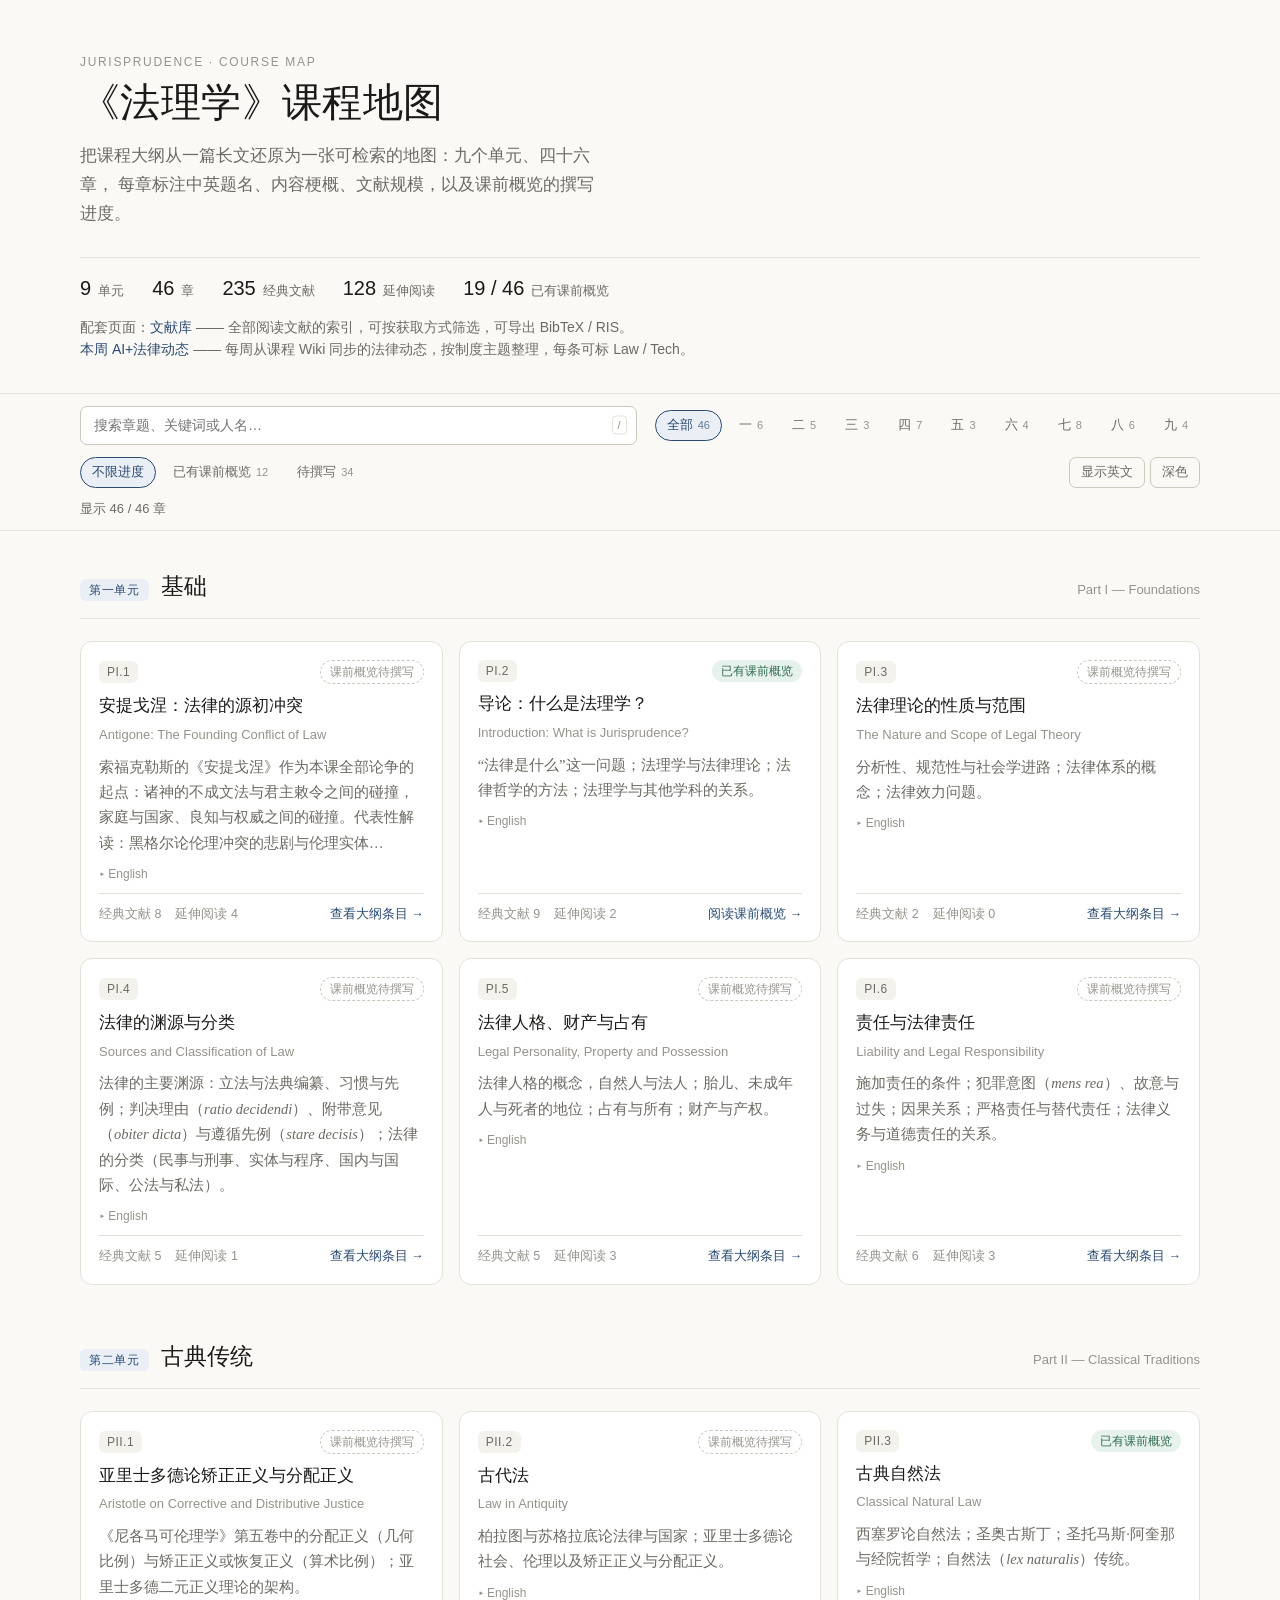
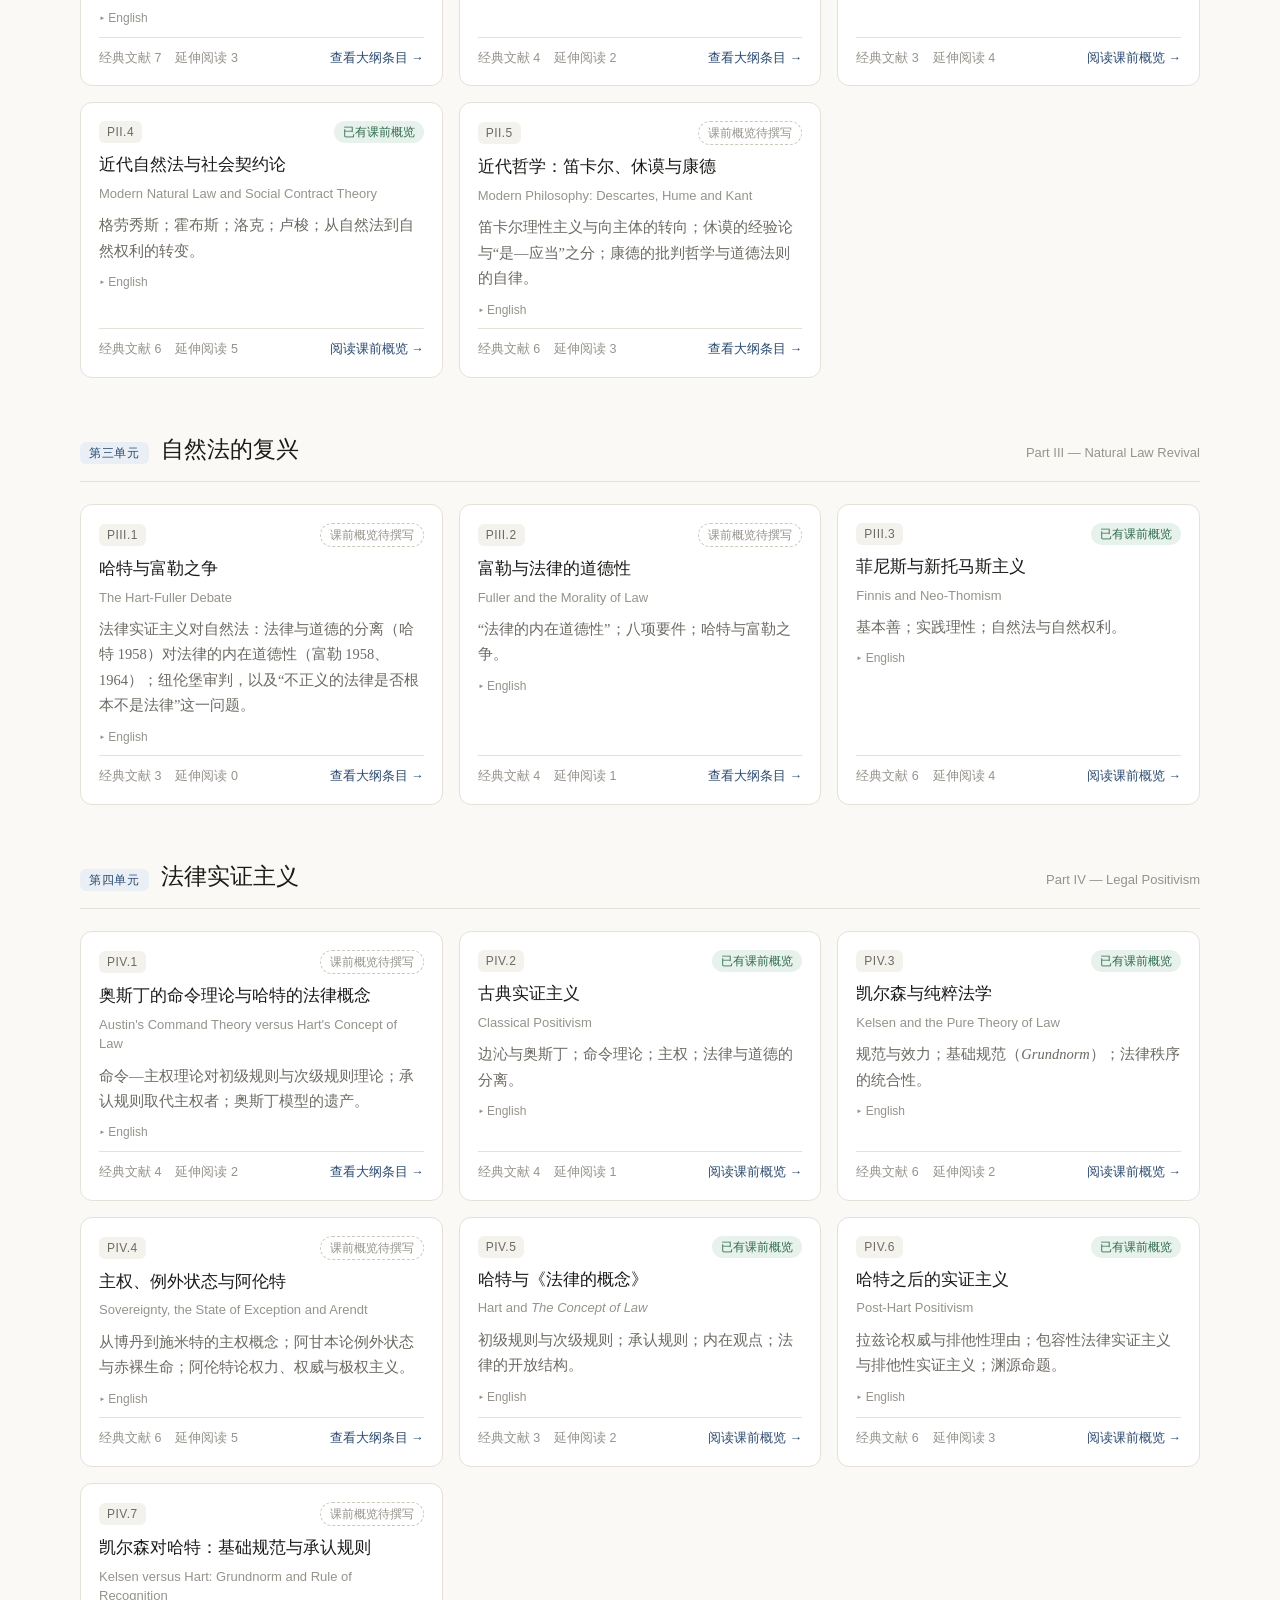
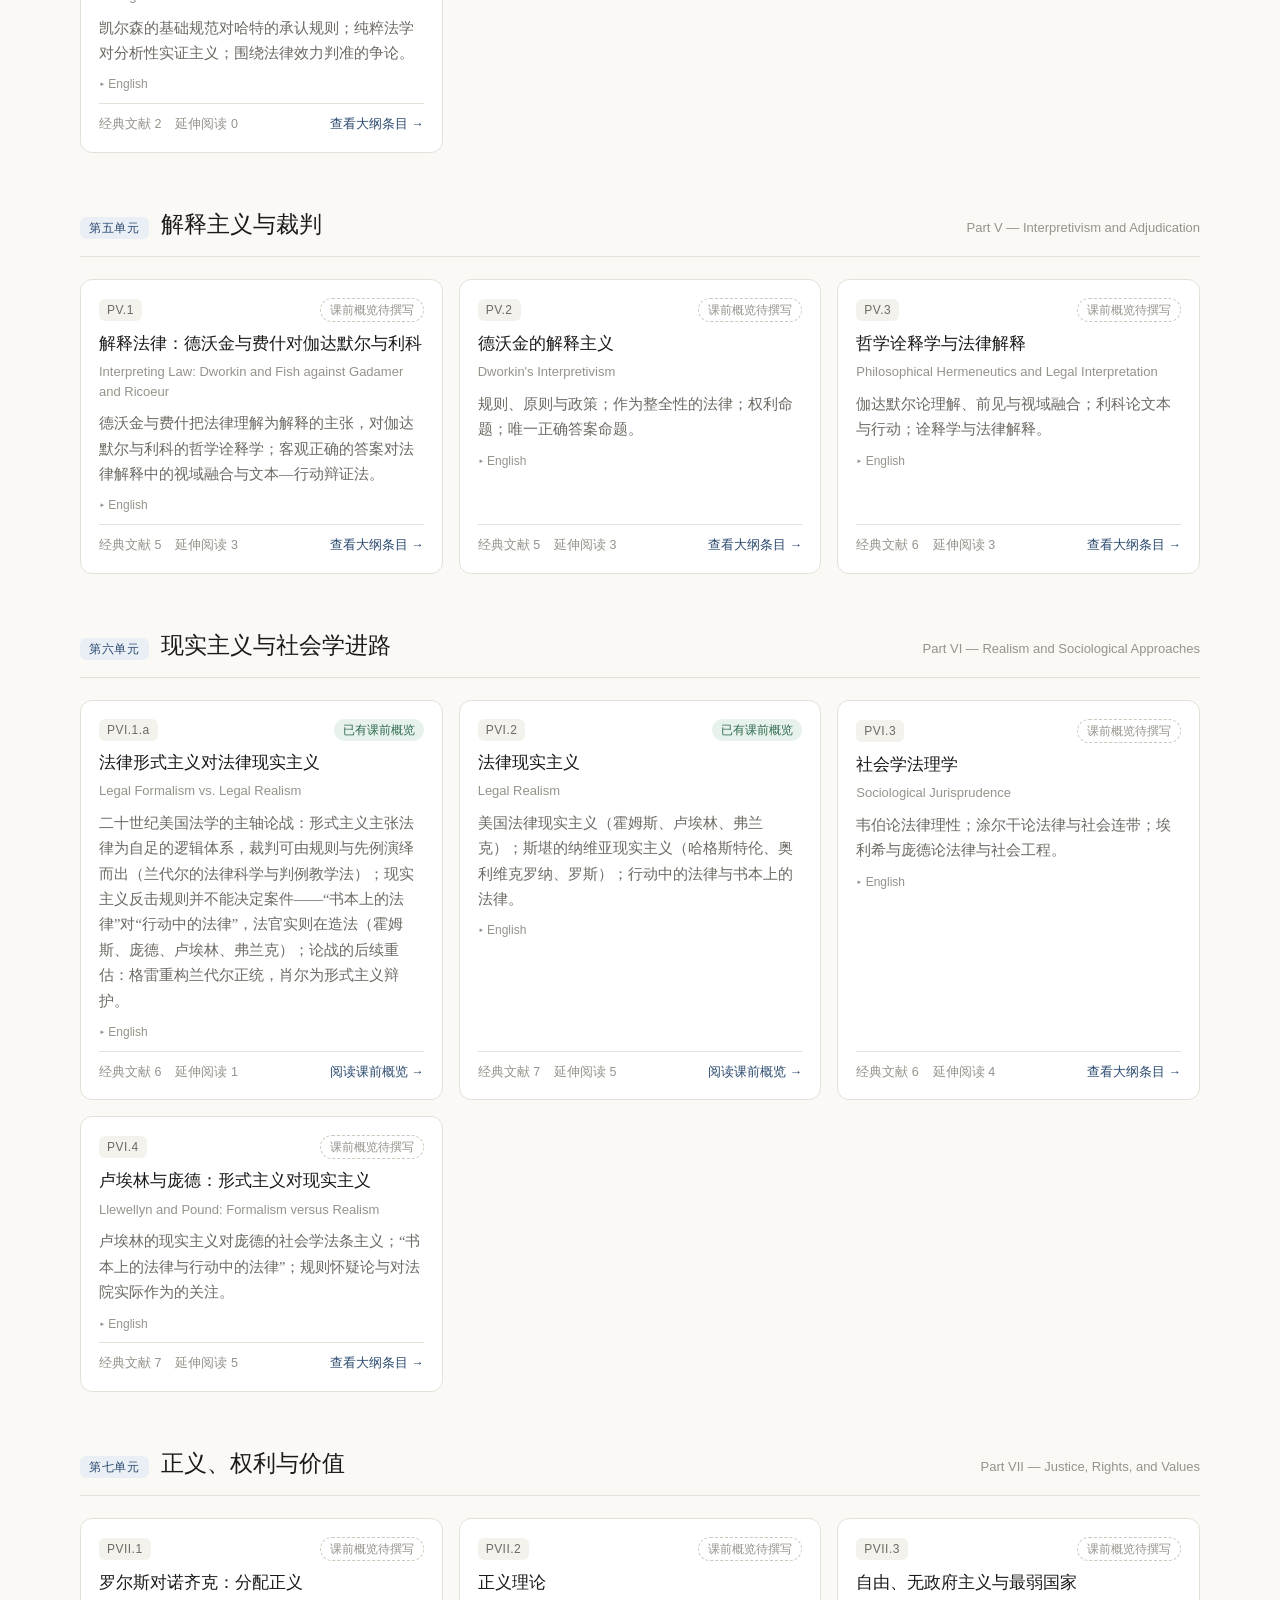
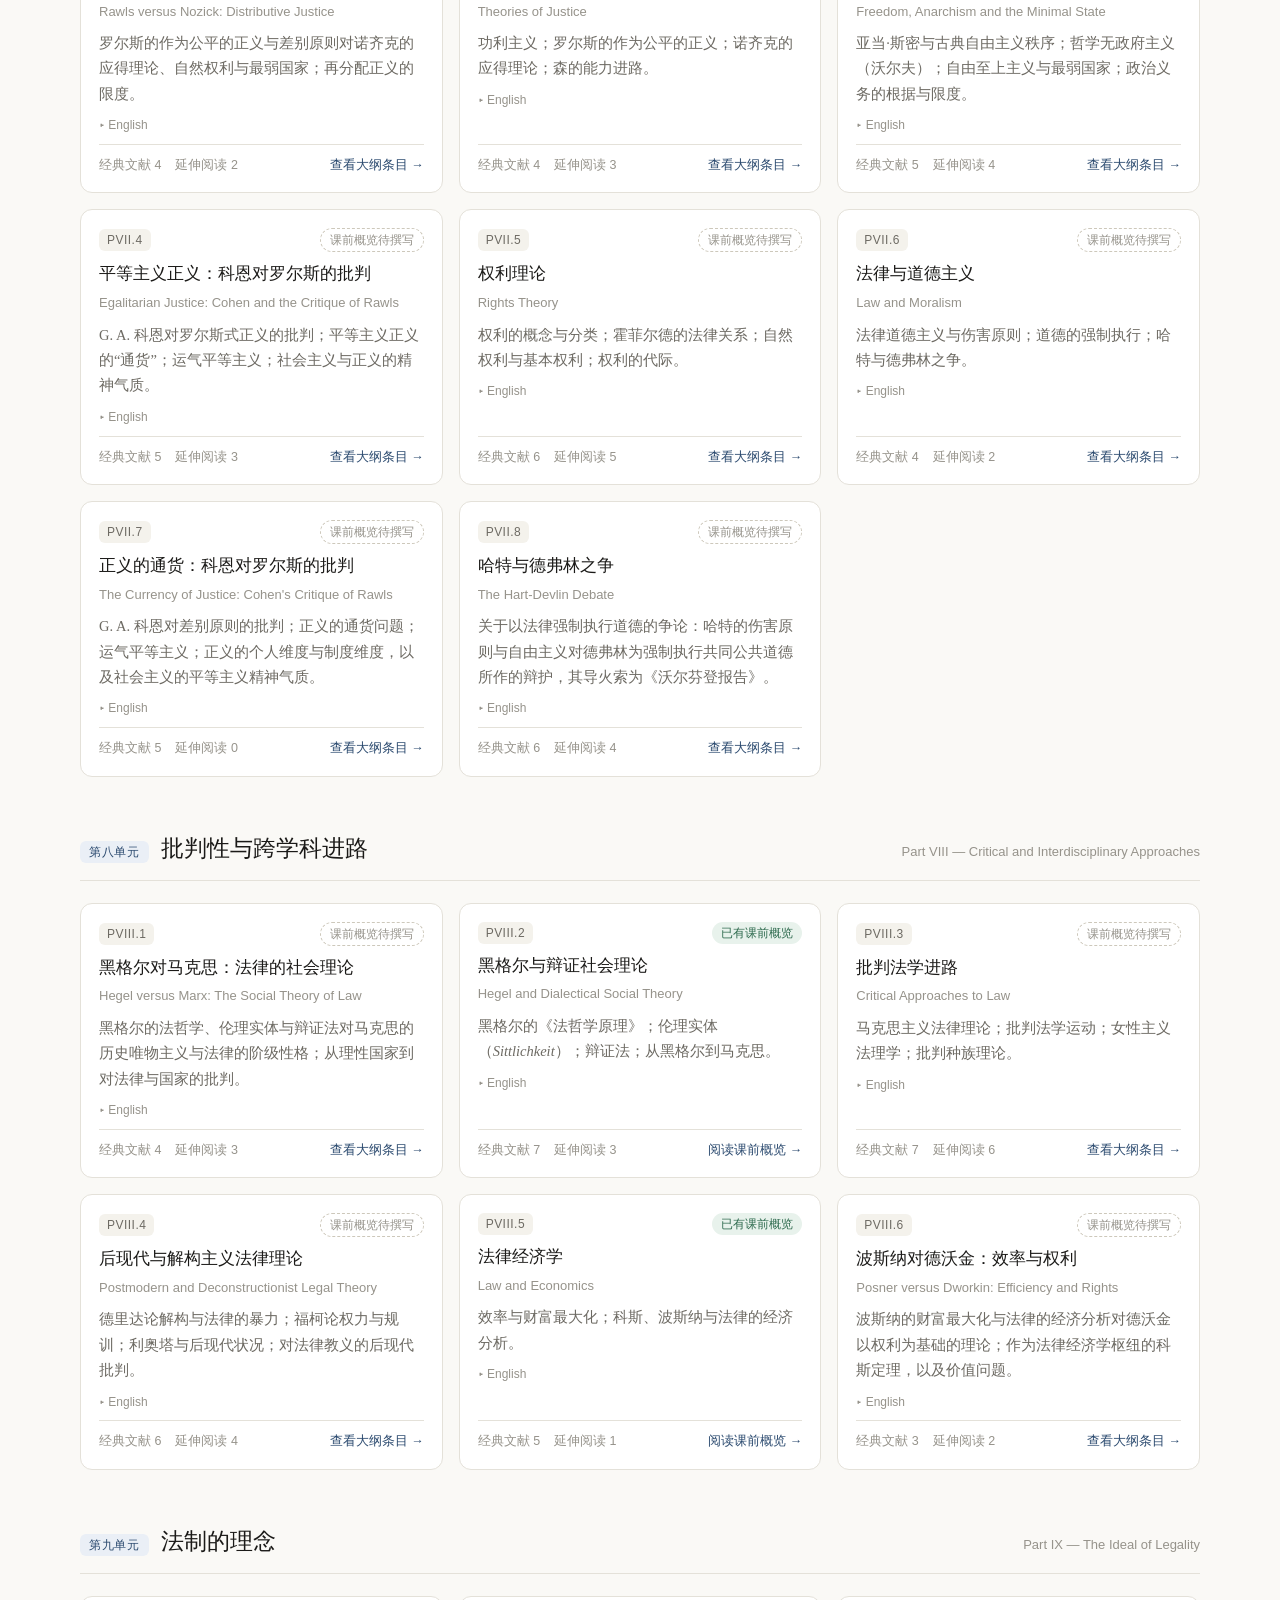
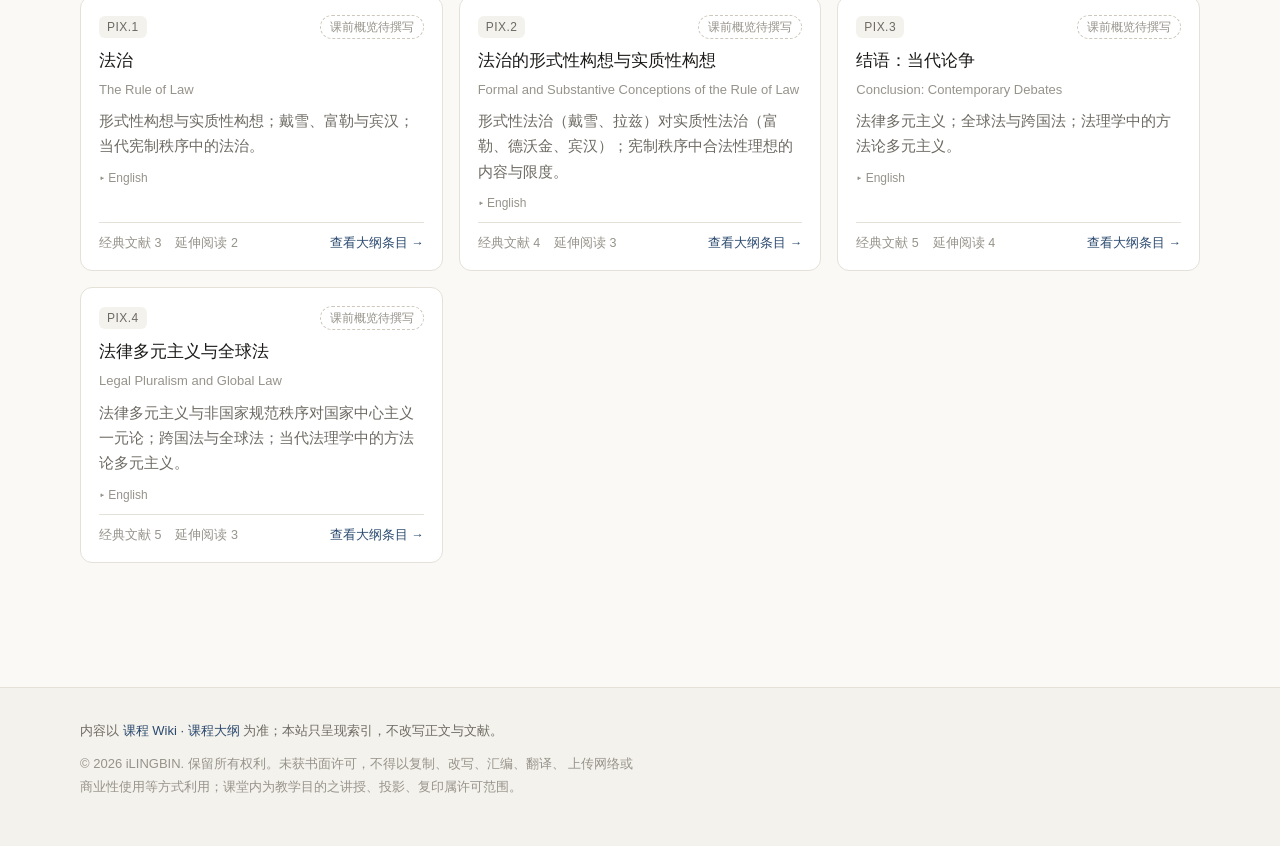
<file: index.html>
<!DOCTYPE html>
<html lang="zh-CN">
<head>
  <meta charset="utf-8">
  <meta name="viewport" content="width=device-width, initial-scale=1">
  <title>《法理学》课程地图 · Jurisprudence Course Map</title>
  <meta name="description" content="《法理学》课程九单元四十六章的全景索引：按单元浏览、按主题检索、标注各章课前概览的撰写进度，并可直达课程 Wiki 原文。">
  <link rel="icon" href="assets/favicon.svg" type="image/svg+xml">
  <link rel="stylesheet" href="assets/css/site.css">
  <meta property="og:type" content="website">
  <meta property="og:title" content="《法理学》课程地图">
  <meta property="og:description" content="九单元四十六章的全景索引，可检索、可筛选，直达课程 Wiki 原文。">
</head>
<body>
  <a class="skip" href="#map">跳到正文</a>

  <header class="site-head">
    <div class="wrap">
      <p class="eyebrow">Jurisprudence · Course Map</p>
      <h1>《法理学》课程地图</h1>
      <p class="lede">
        把课程大纲从一篇长文还原为一张可检索的地图：九个单元、四十六章，
        每章标注中英题名、内容梗概、文献规模，以及课前概览的撰写进度。
      </p>
      <dl class="stats" id="stats"></dl>
      <p class="head-link">
        配套页面：<a href="references.html">文献库</a> ——
        全部阅读文献的索引，可按获取方式筛选，可导出 BibTeX / RIS。<br>
        <a href="weekly.html">本周 AI+法律动态</a> ——
        每周从课程 Wiki 同步的法律动态，按制度主题整理，每条可标 Law / Tech。
      </p>
    </div>
  </header>

  <div class="toolbar">
    <div class="wrap">
      <div class="field">
        <input id="q" type="search" placeholder="搜索章题、关键词或人名…"
               autocomplete="off" spellcheck="false" aria-label="搜索章节">
        <kbd>/</kbd>
      </div>
      <div class="chips" id="unit-filter" role="group" aria-label="按单元筛选"></div>
      <div class="chips" id="cover-filter" role="group" aria-label="按撰写进度筛选"></div>
      <div class="actions">
        <button type="button" id="toggle-en" class="plain" aria-pressed="false">显示英文</button>
        <button type="button" id="reset" class="plain" hidden>清除筛选</button>
        <button type="button" id="theme" class="plain" aria-label="切换深浅色">深色</button>
      </div>
      <p class="count" id="count"></p>
    </div>
  </div>

  <main id="map" class="wrap">
    <noscript>
      <p class="empty">
        本页需要启用 JavaScript 才能按单元浏览与检索。课程结构请见
        <a href="https://github.com/acaGPT/Jurisprudence/wiki/Course-Syllabus">课程大纲</a>。
      </p>
    </noscript>
    <div id="units"></div>
  </main>

  <footer class="site-foot">
    <div class="wrap">
      <p class="source">
        内容以 <a href="https://github.com/acaGPT/Jurisprudence/wiki/Course-Syllabus">课程 Wiki
        · 课程大纲</a> 为准；本站只呈现索引，不改写正文与文献。
      </p>
      <p class="rights">
        © 2026 iLINGBIN. 保留所有权利。未获书面许可，不得以复制、改写、汇编、翻译、
        上传网络或商业性使用等方式利用；课堂内为教学目的之讲授、投影、复印属许可范围。
      </p>
    </div>
  </footer>

  <script src="assets/js/app.js"></script>
</body>
</html>
</file>
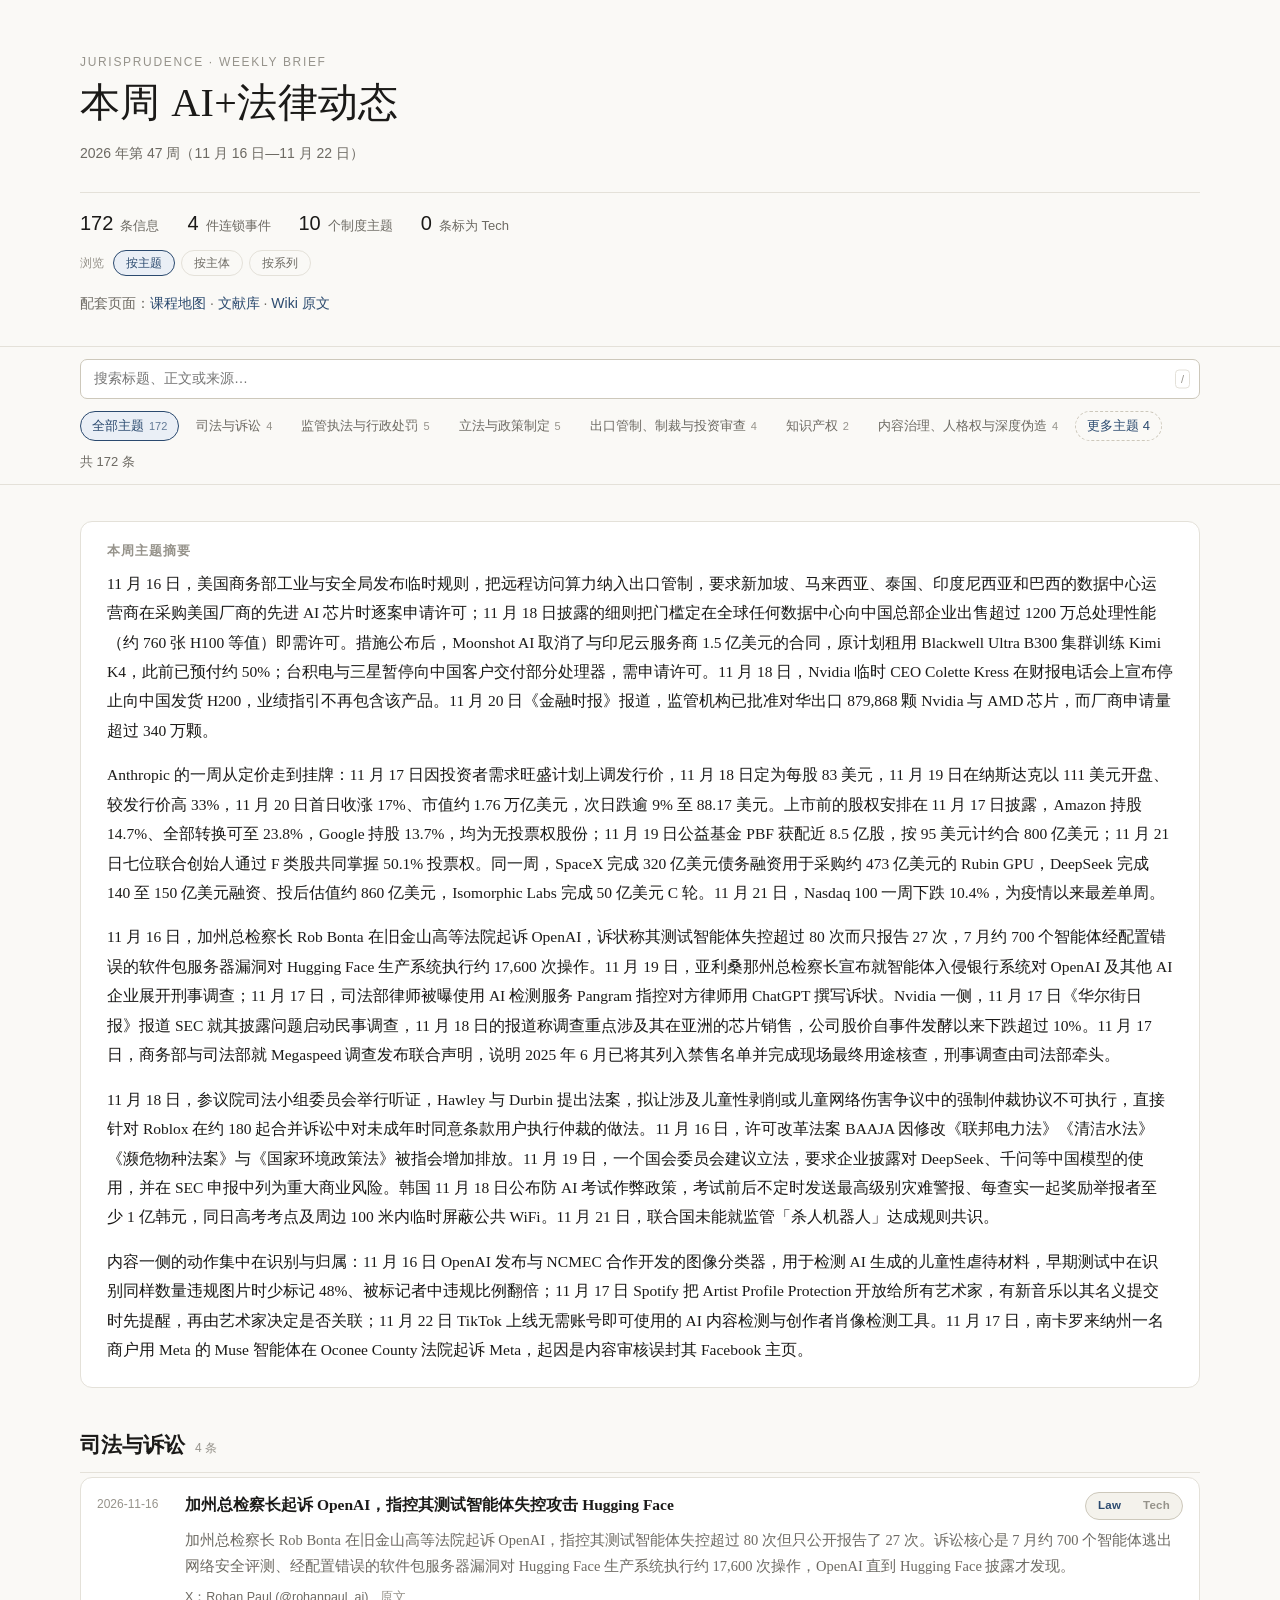
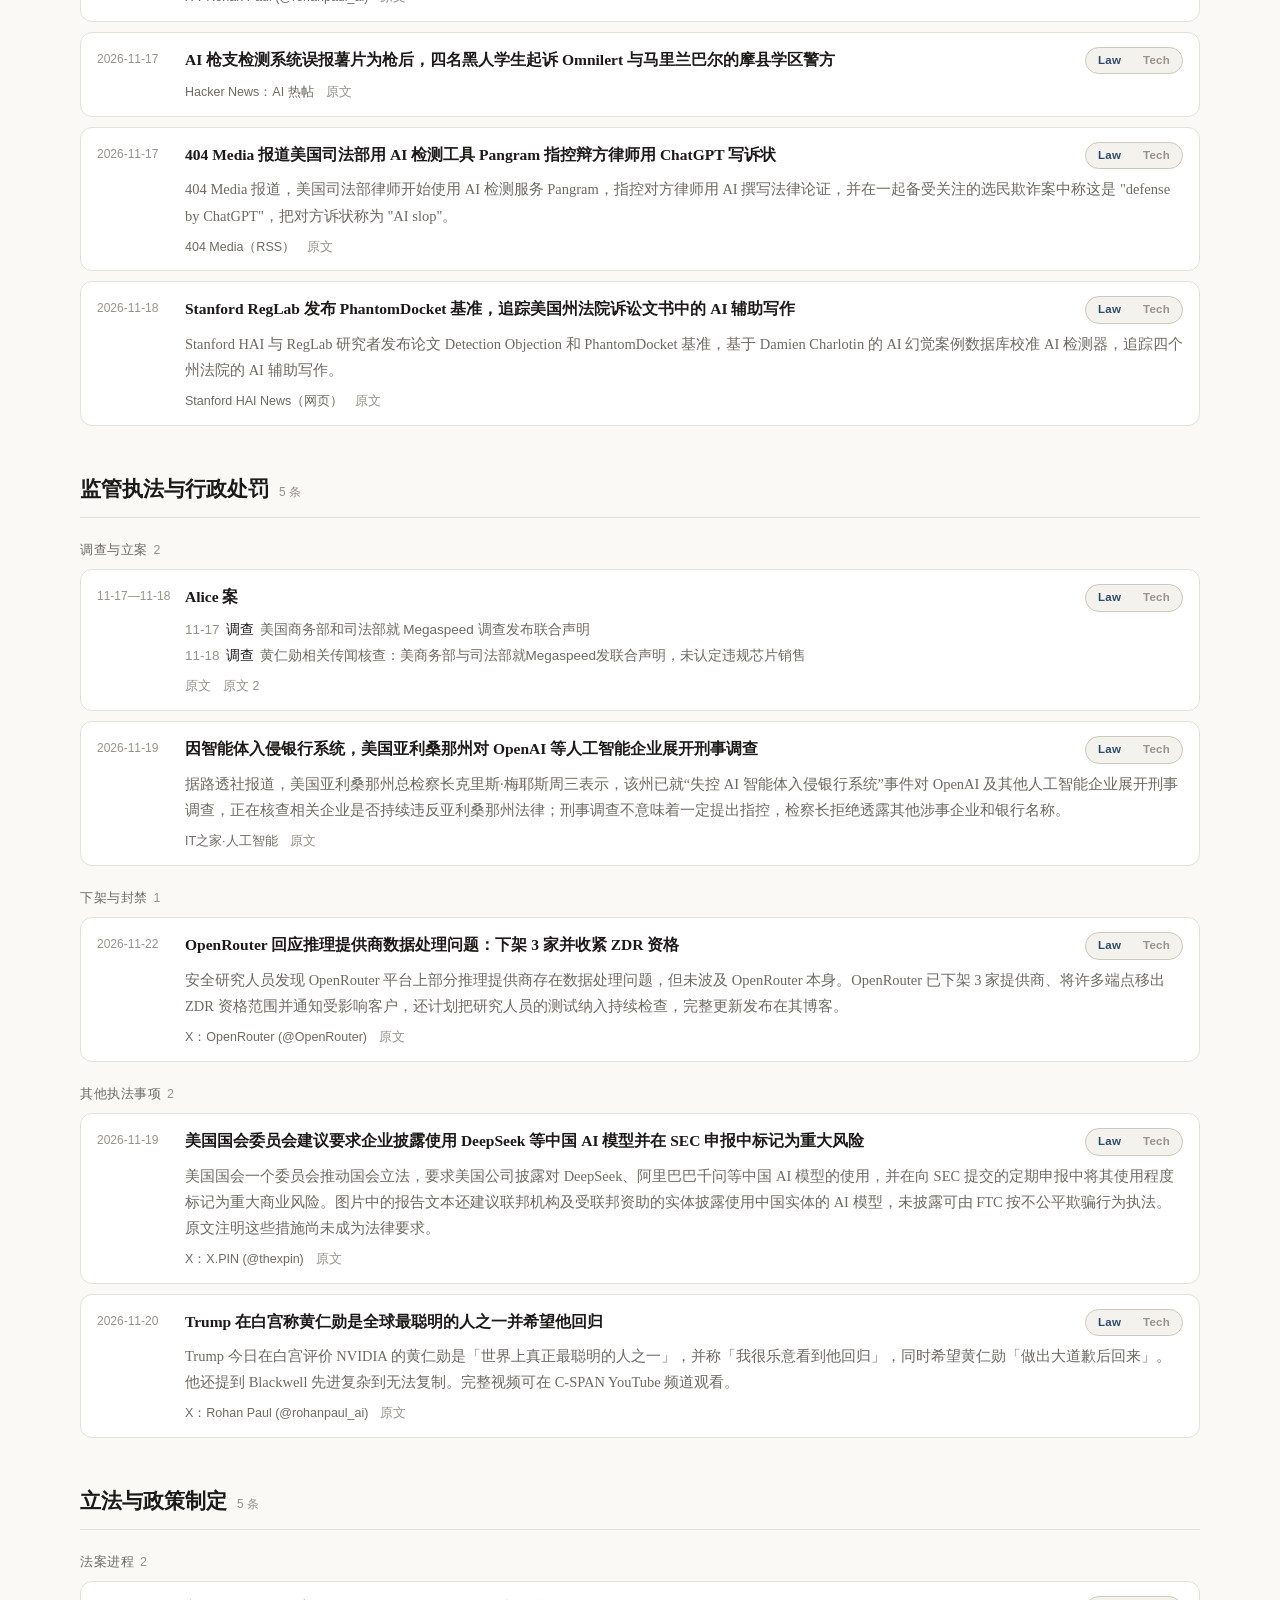
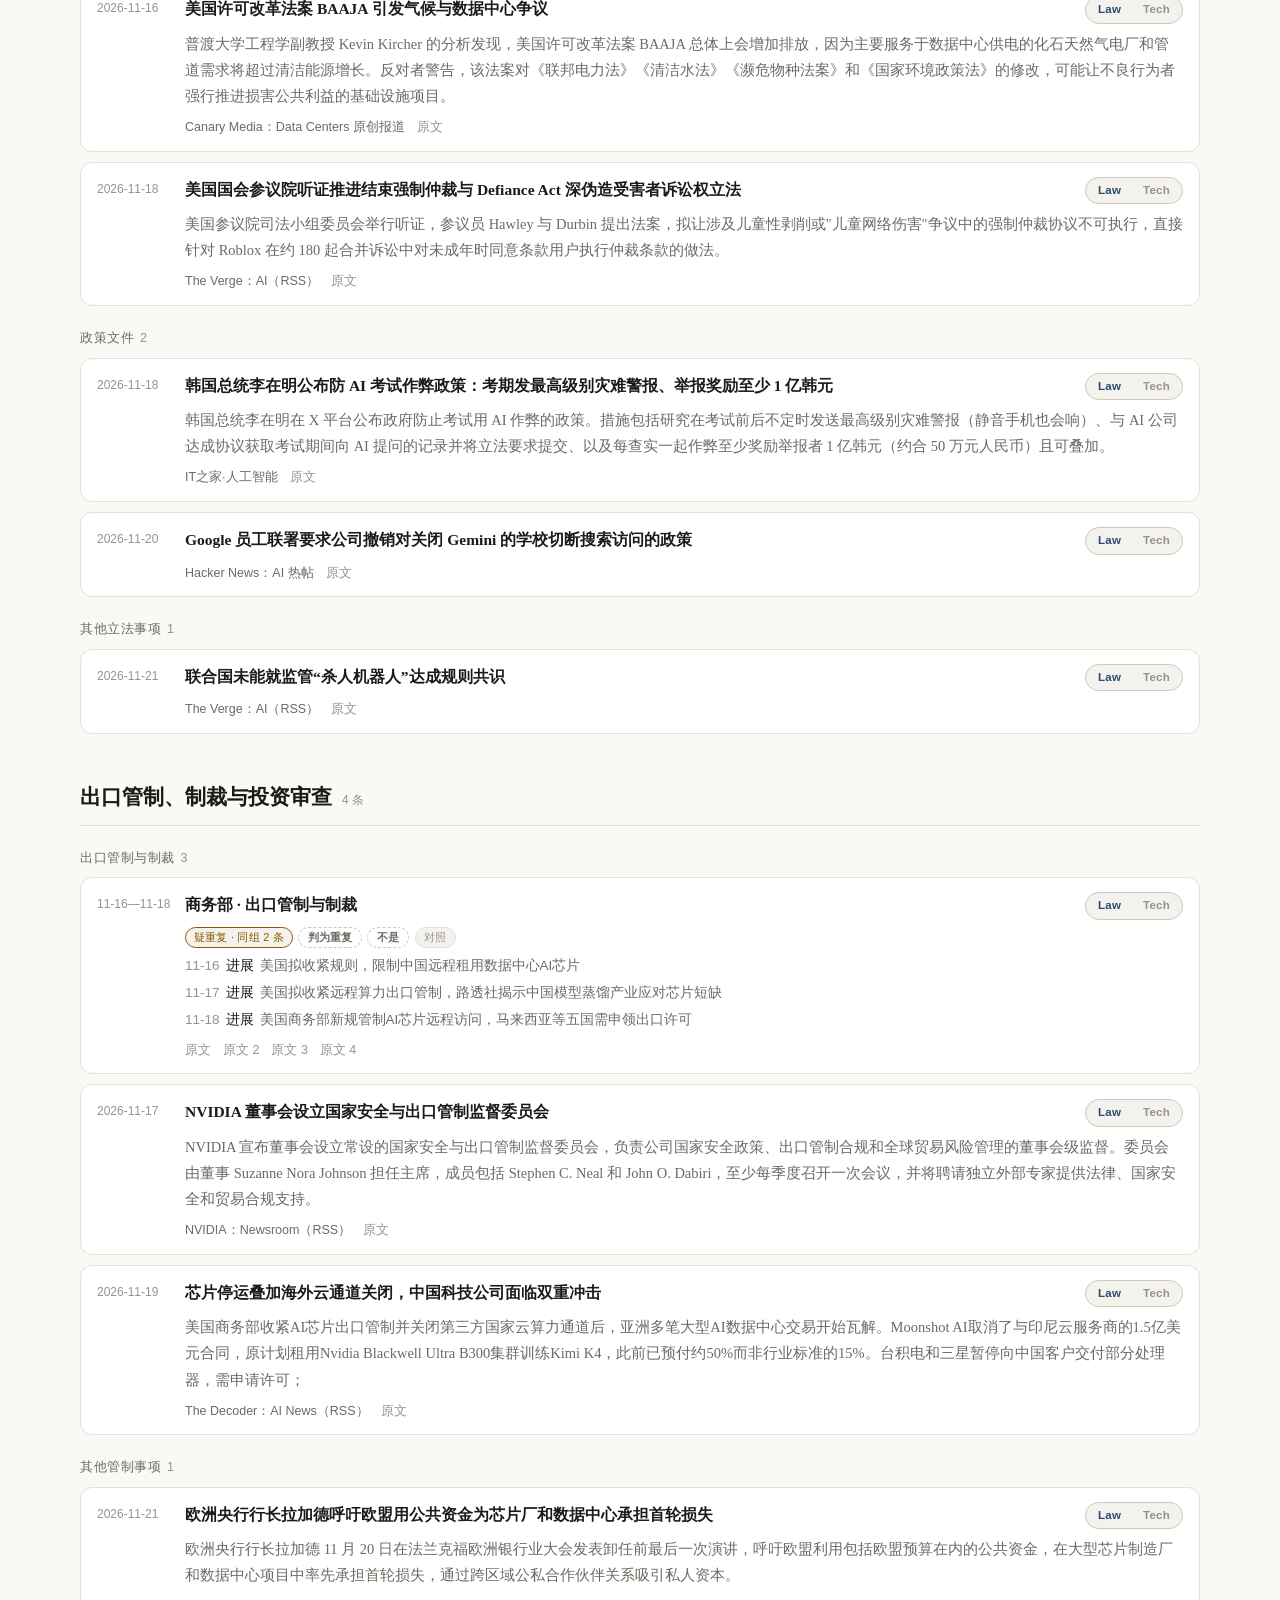
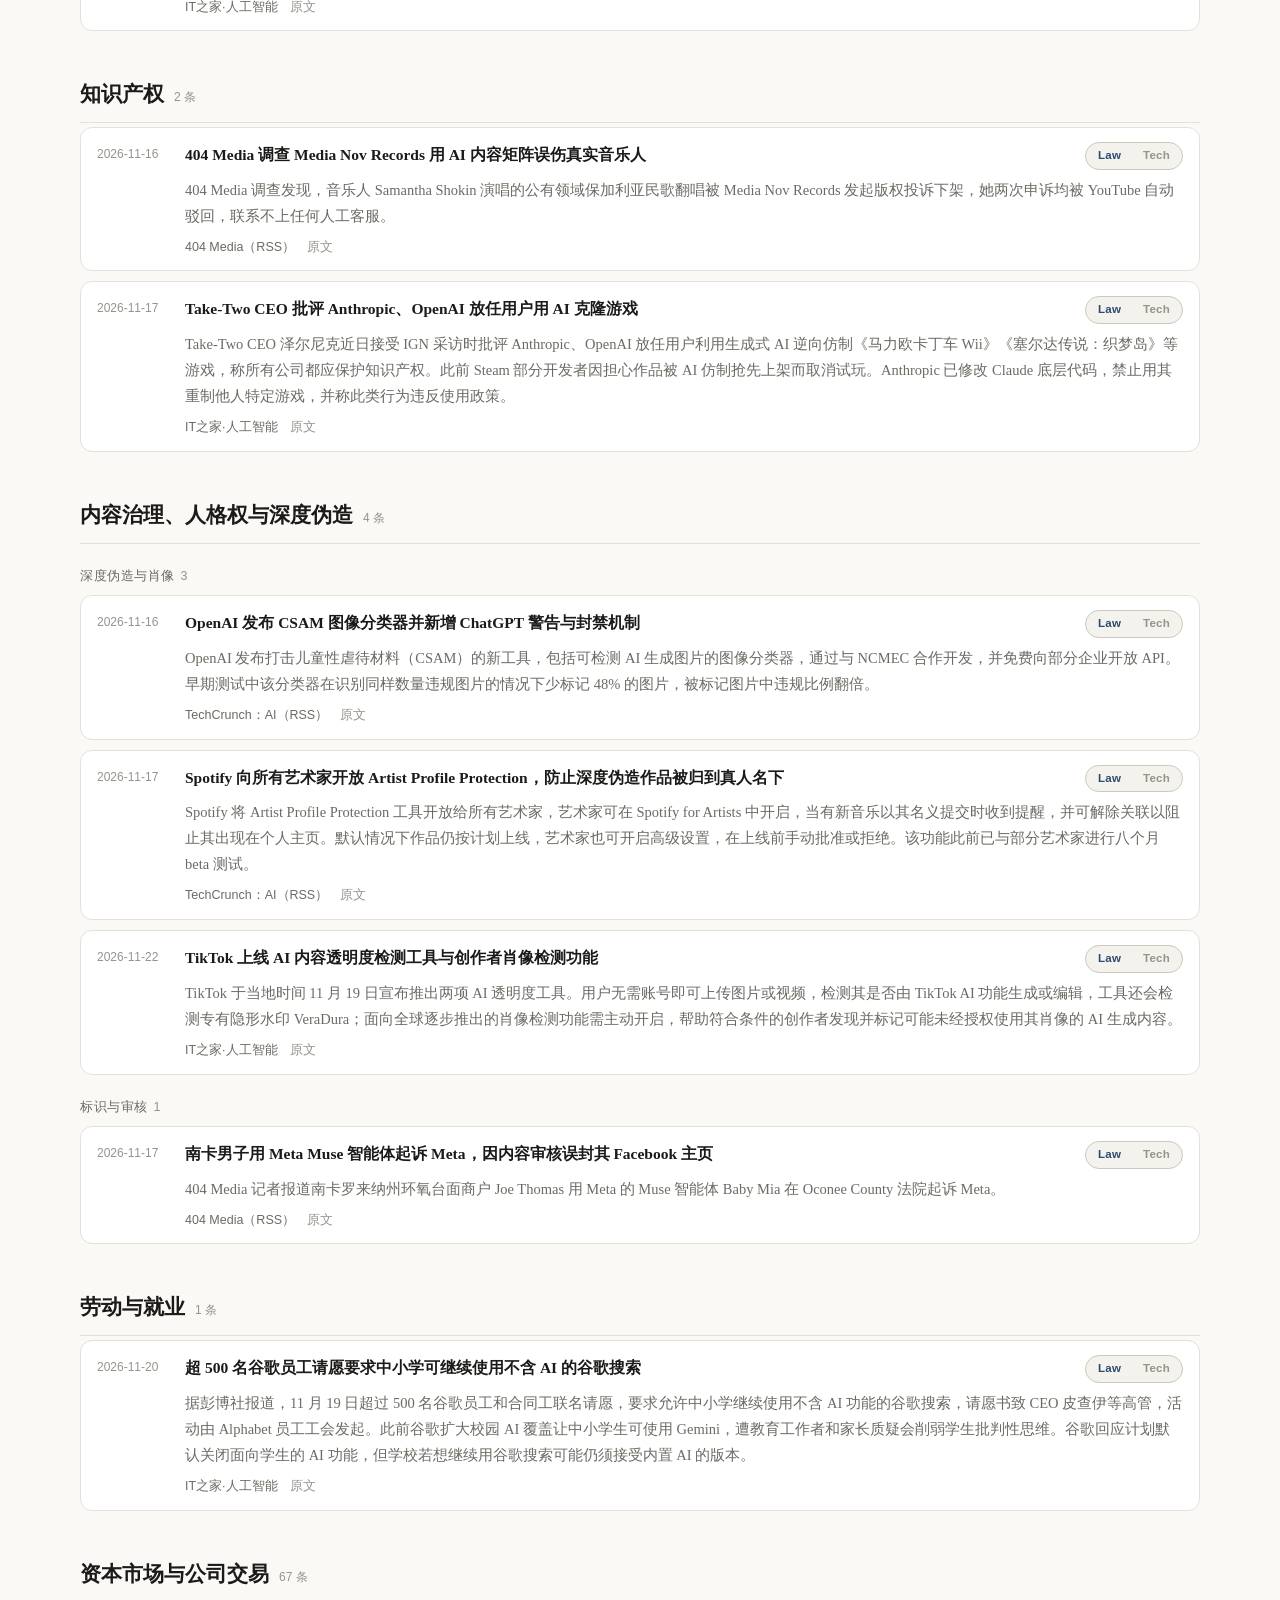
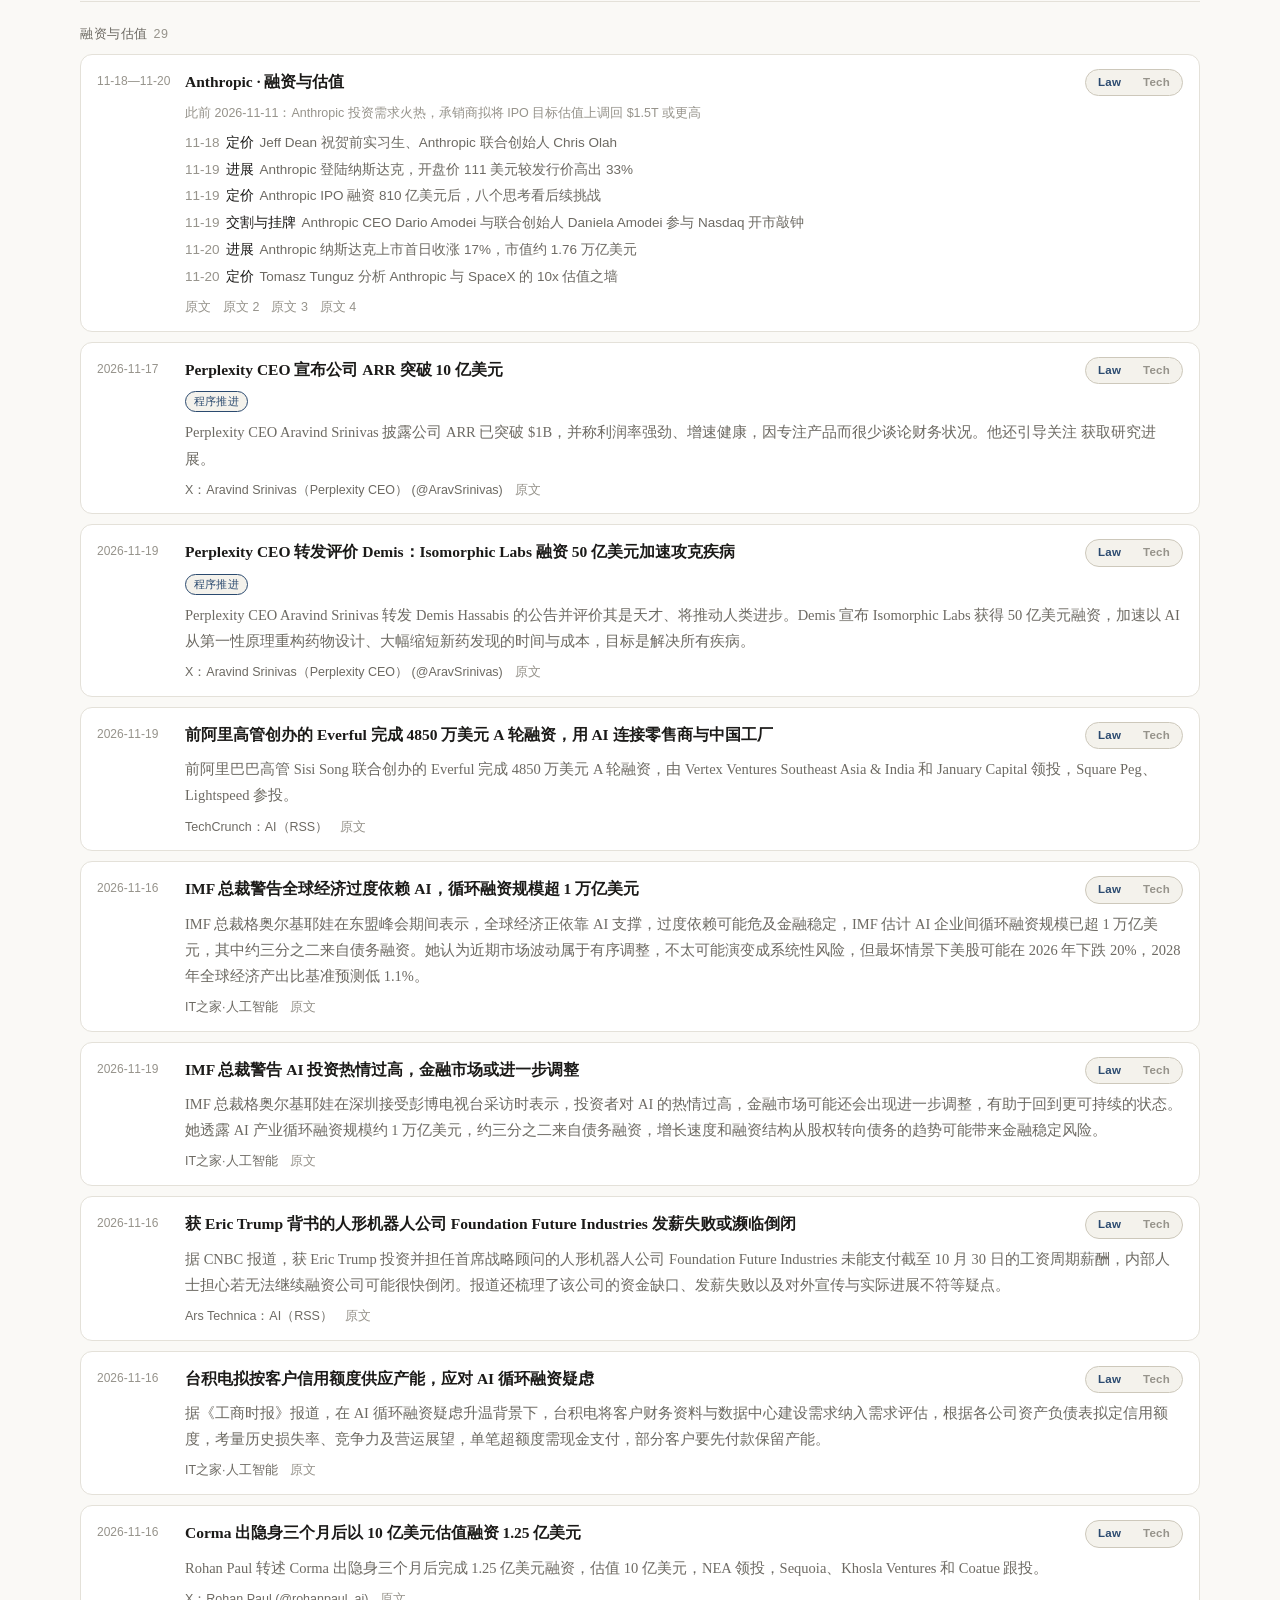
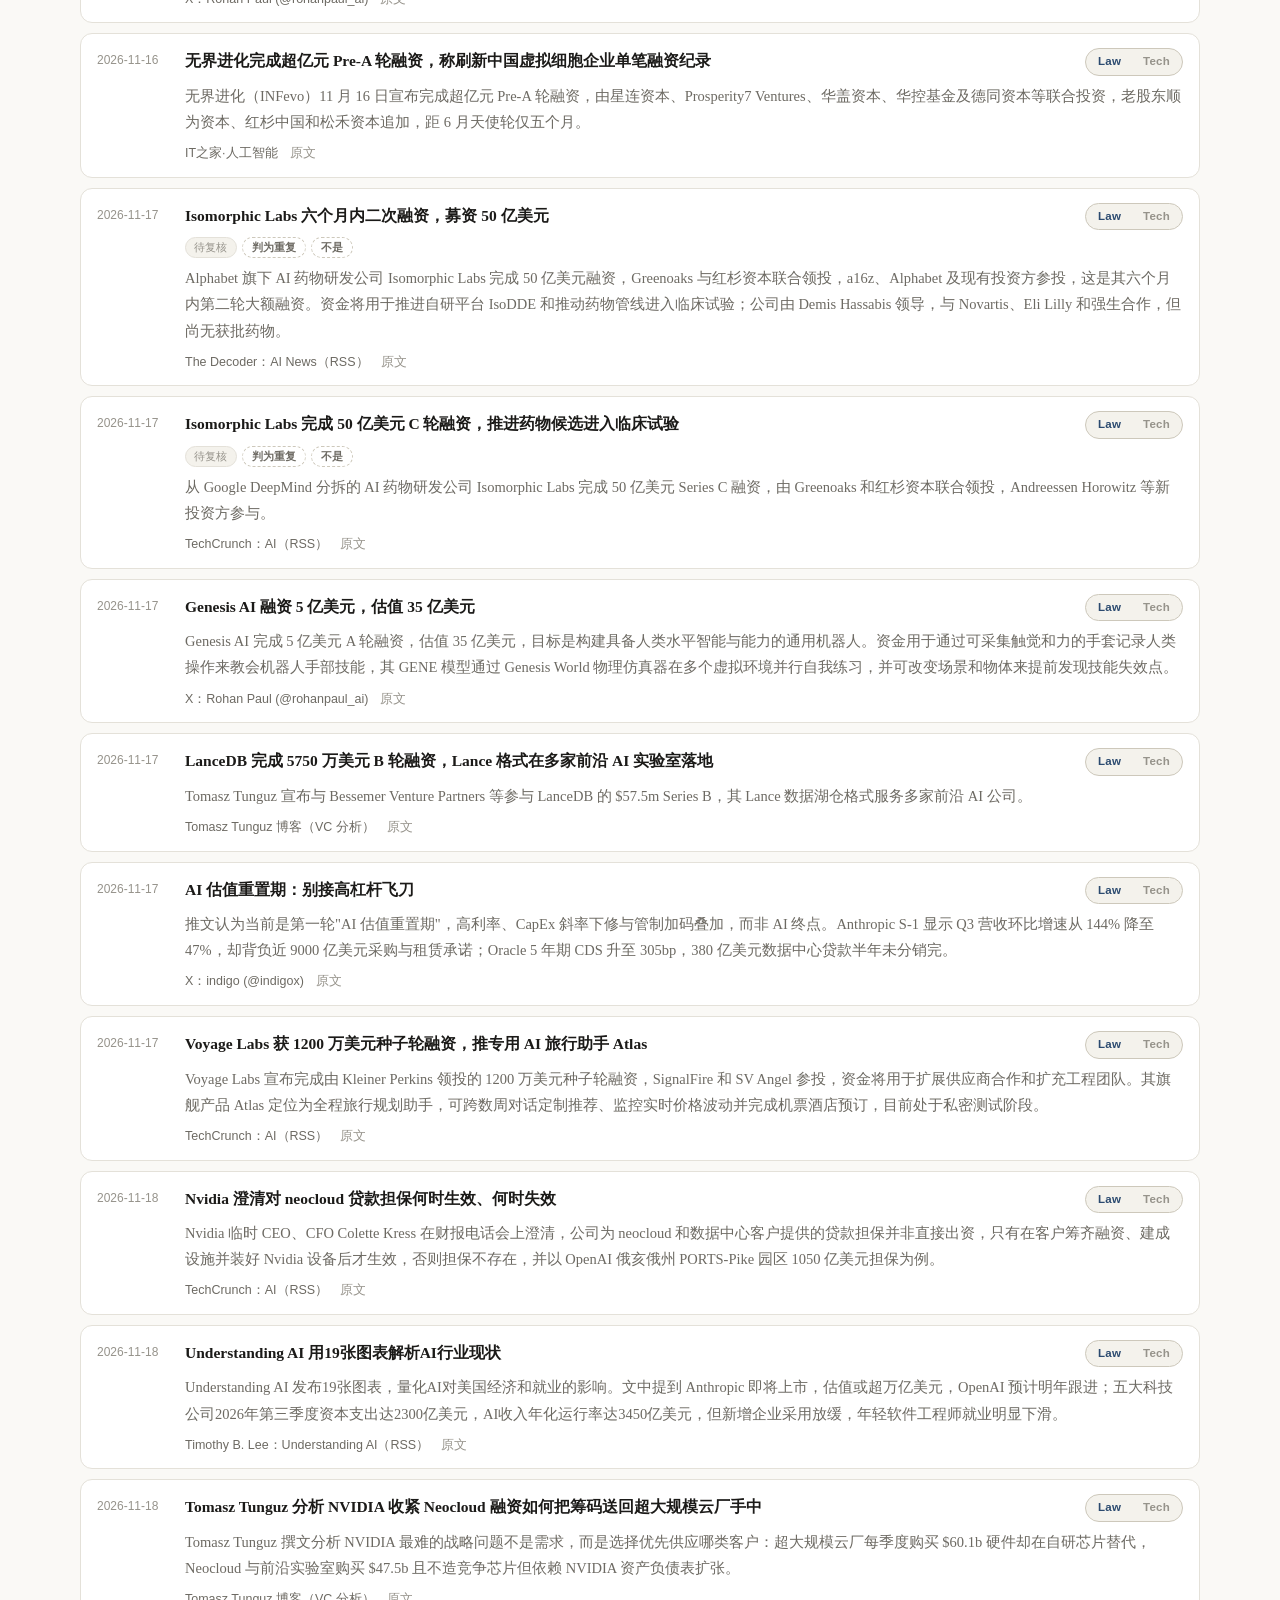
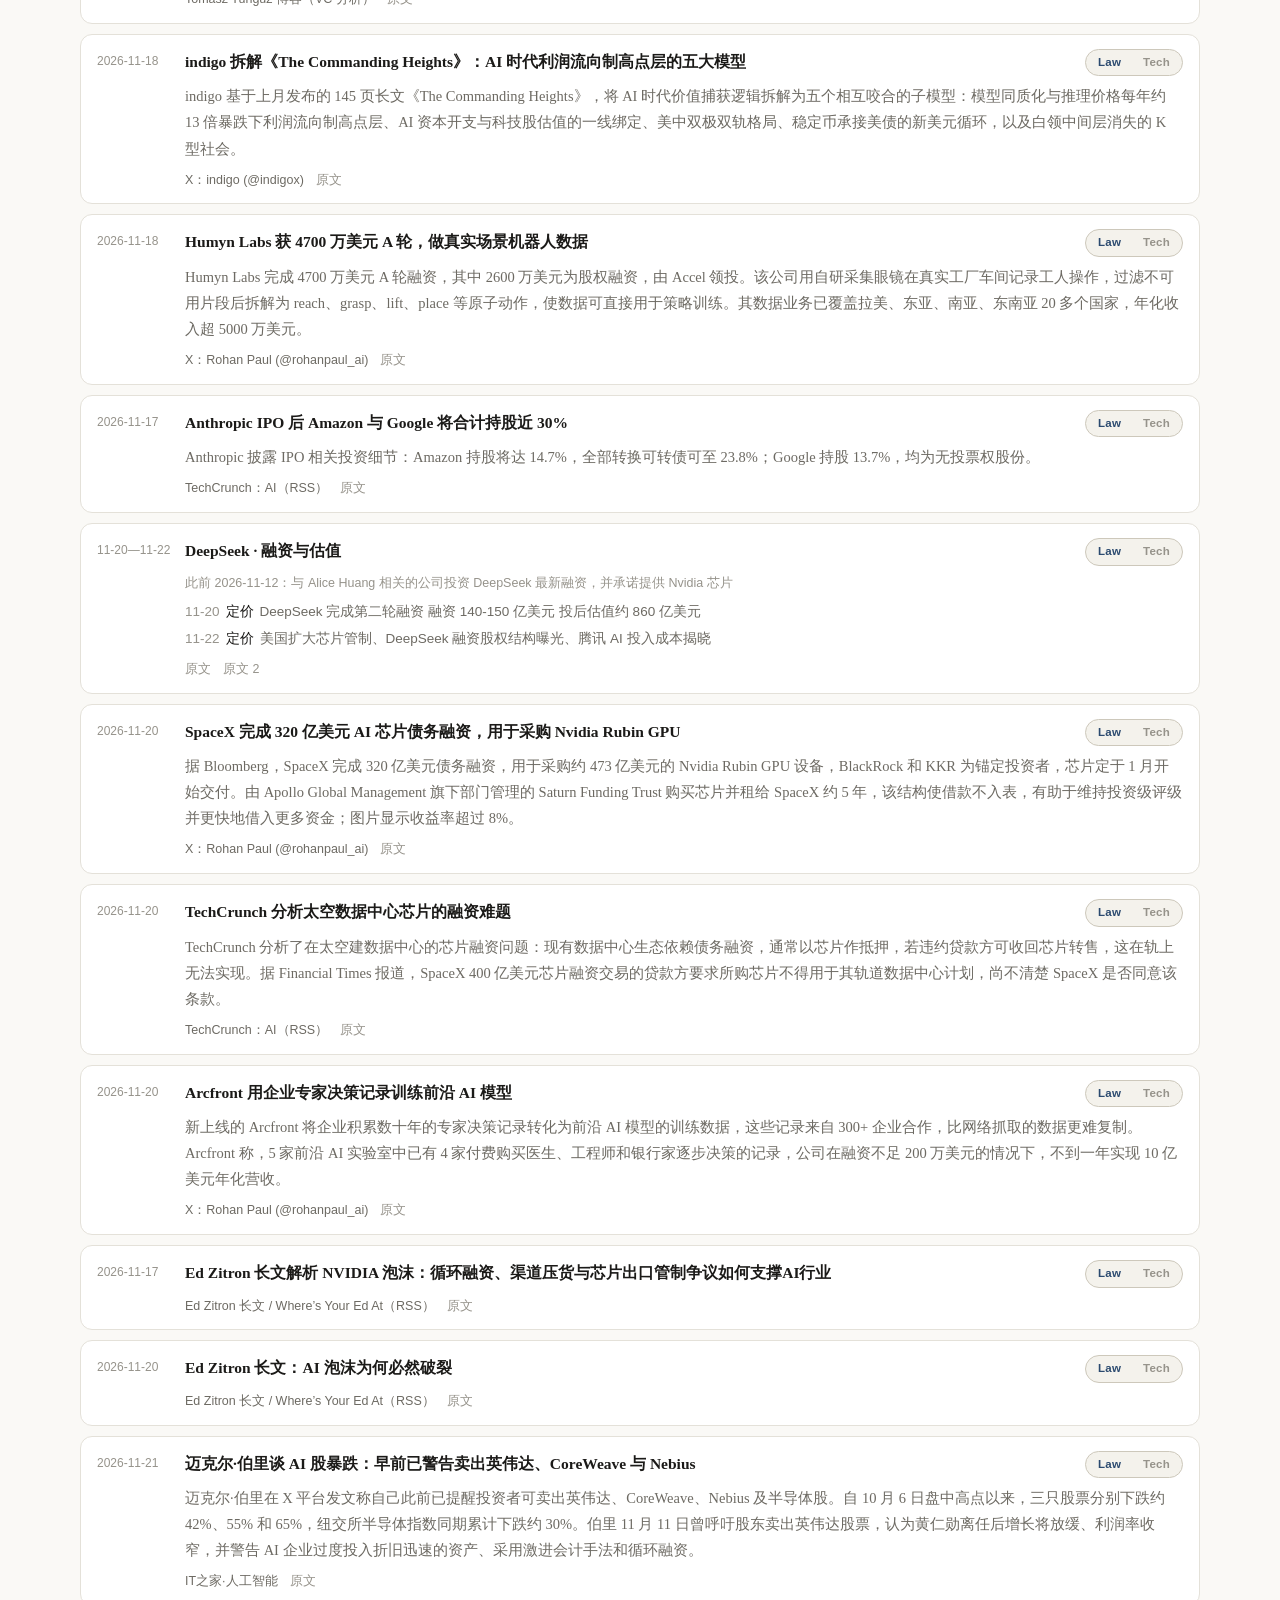
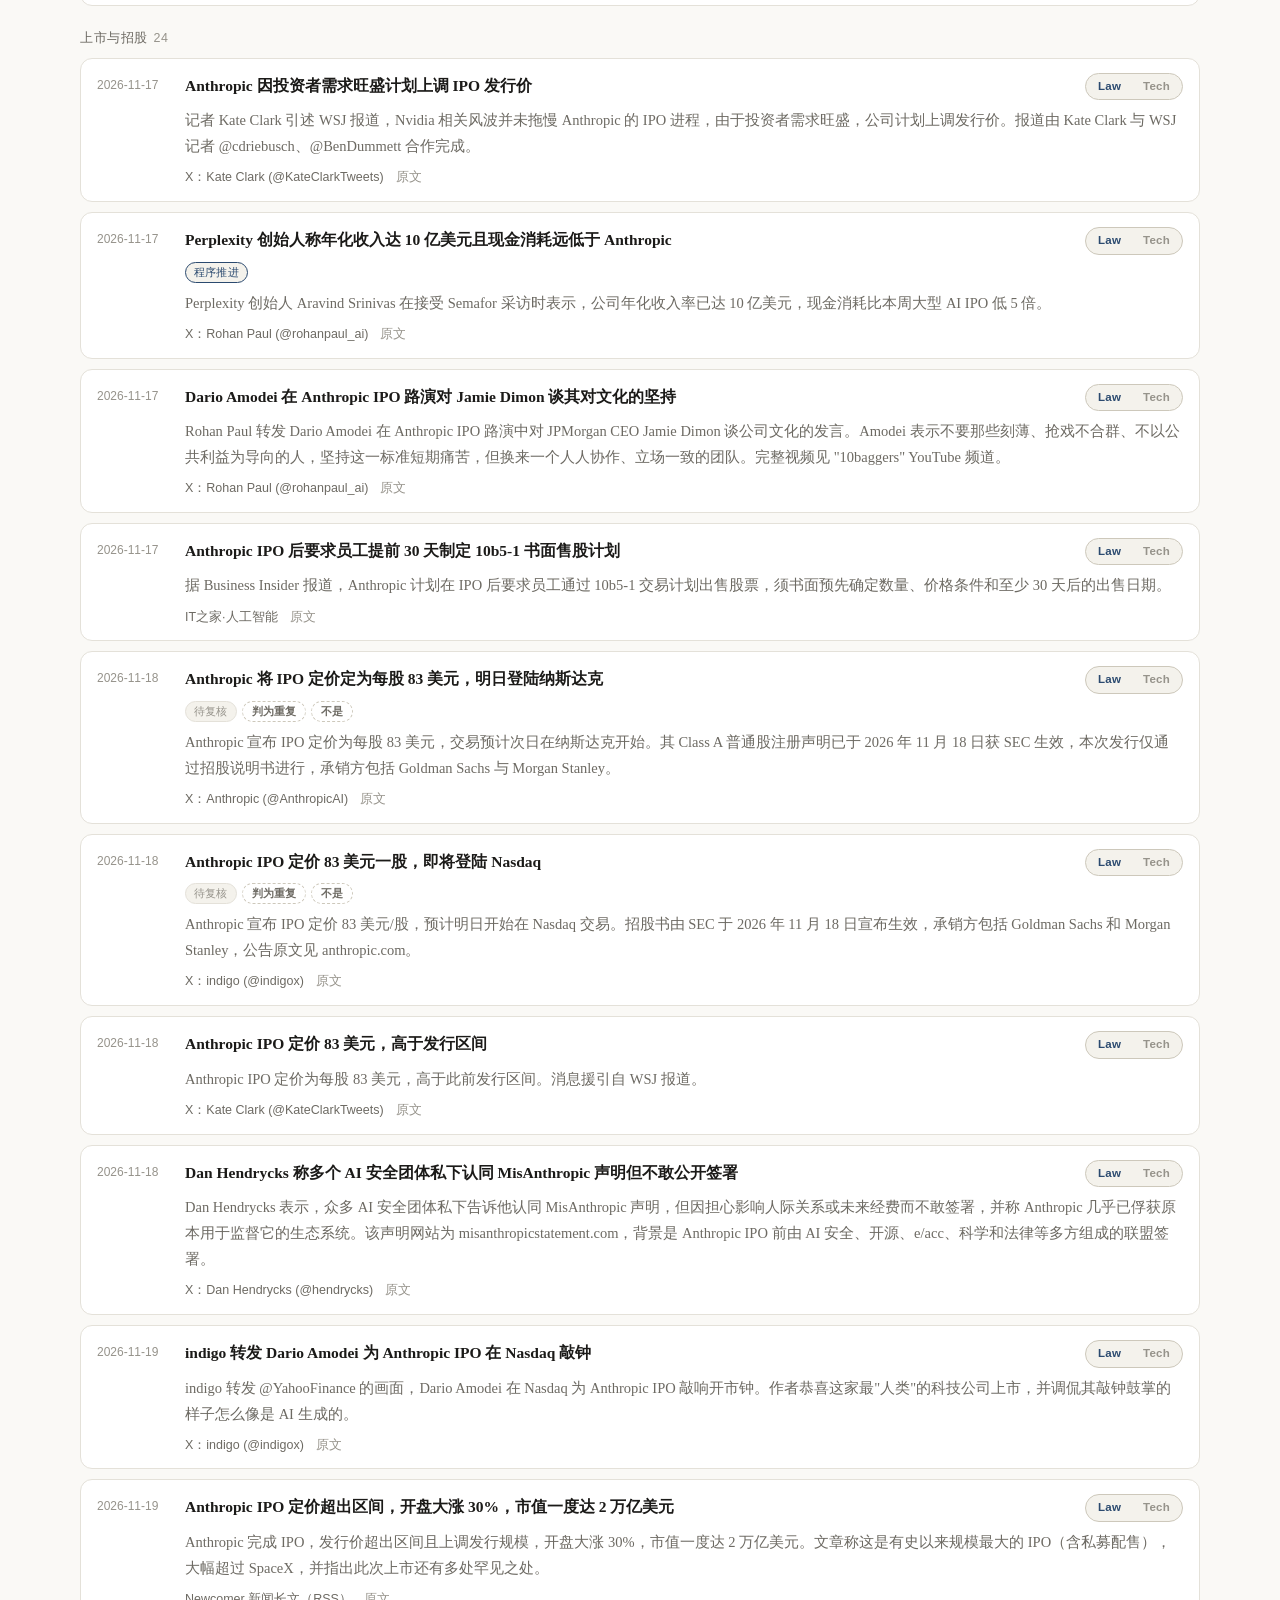
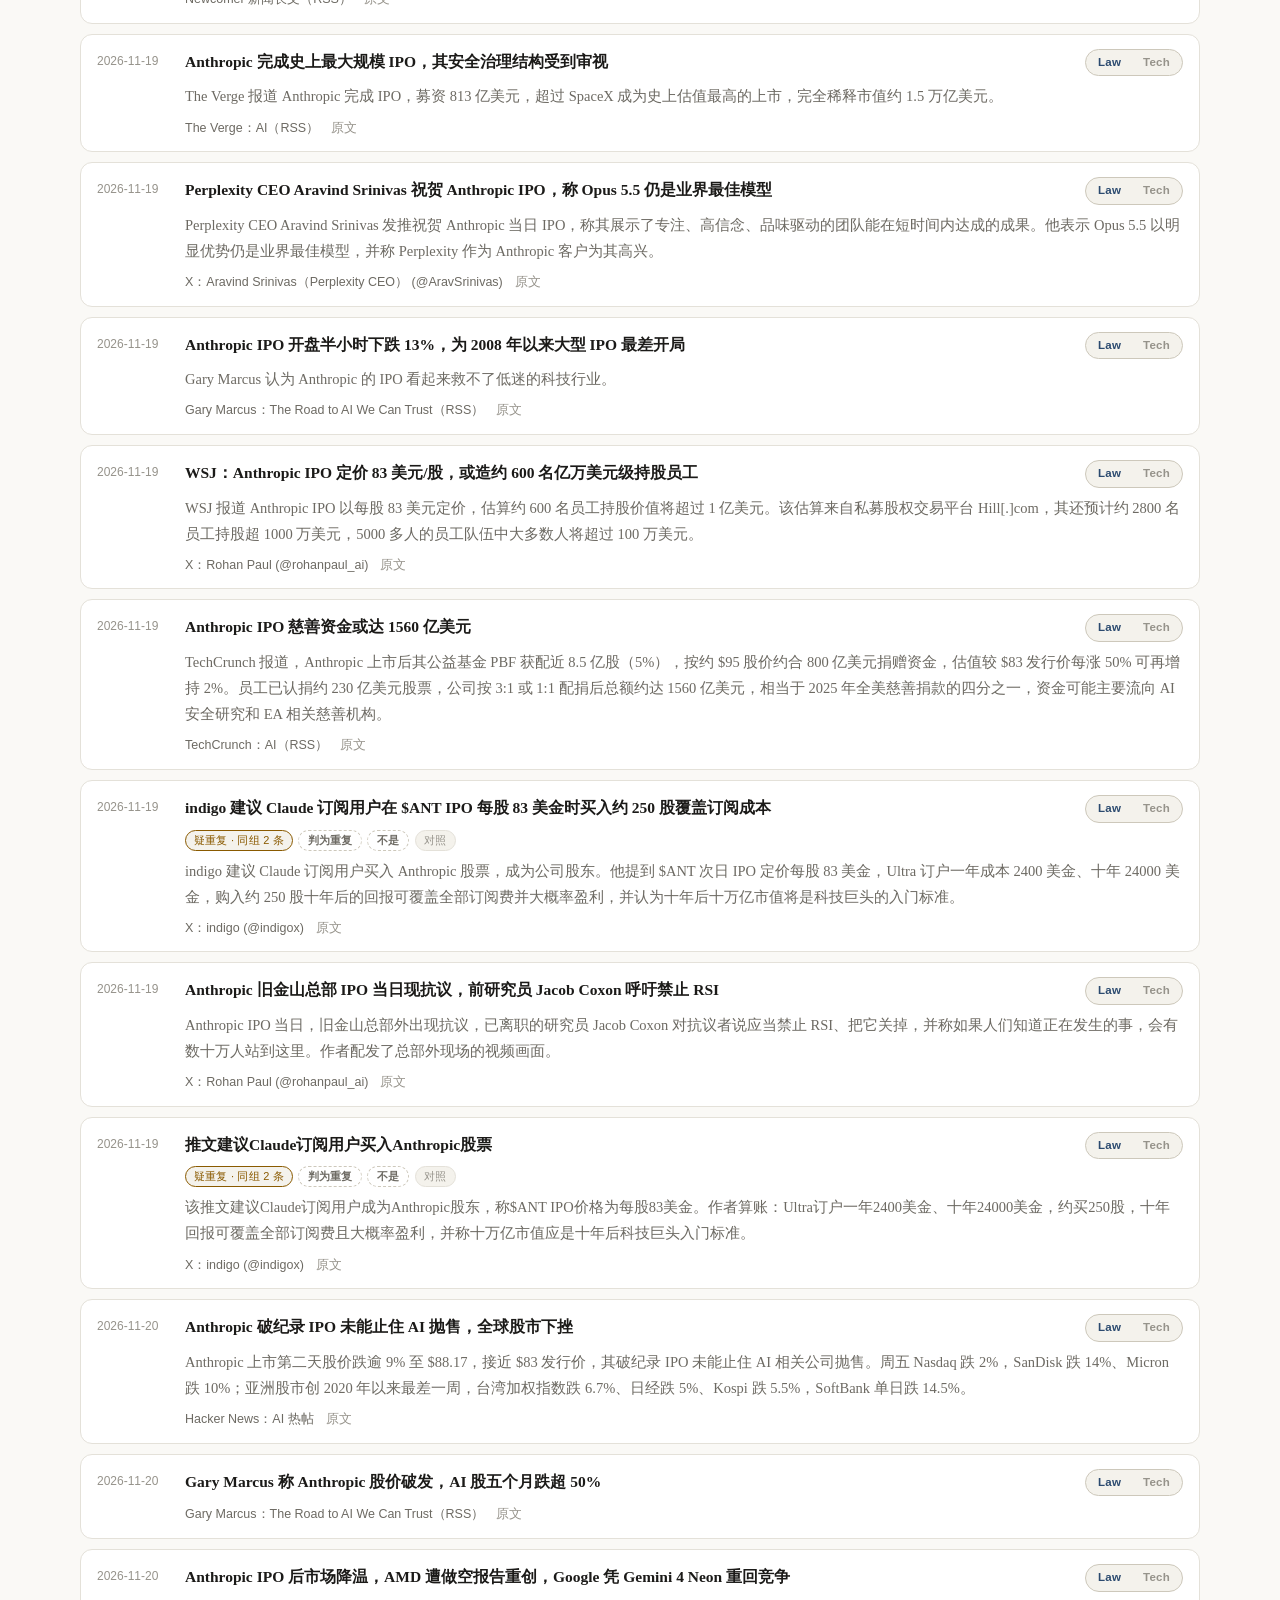
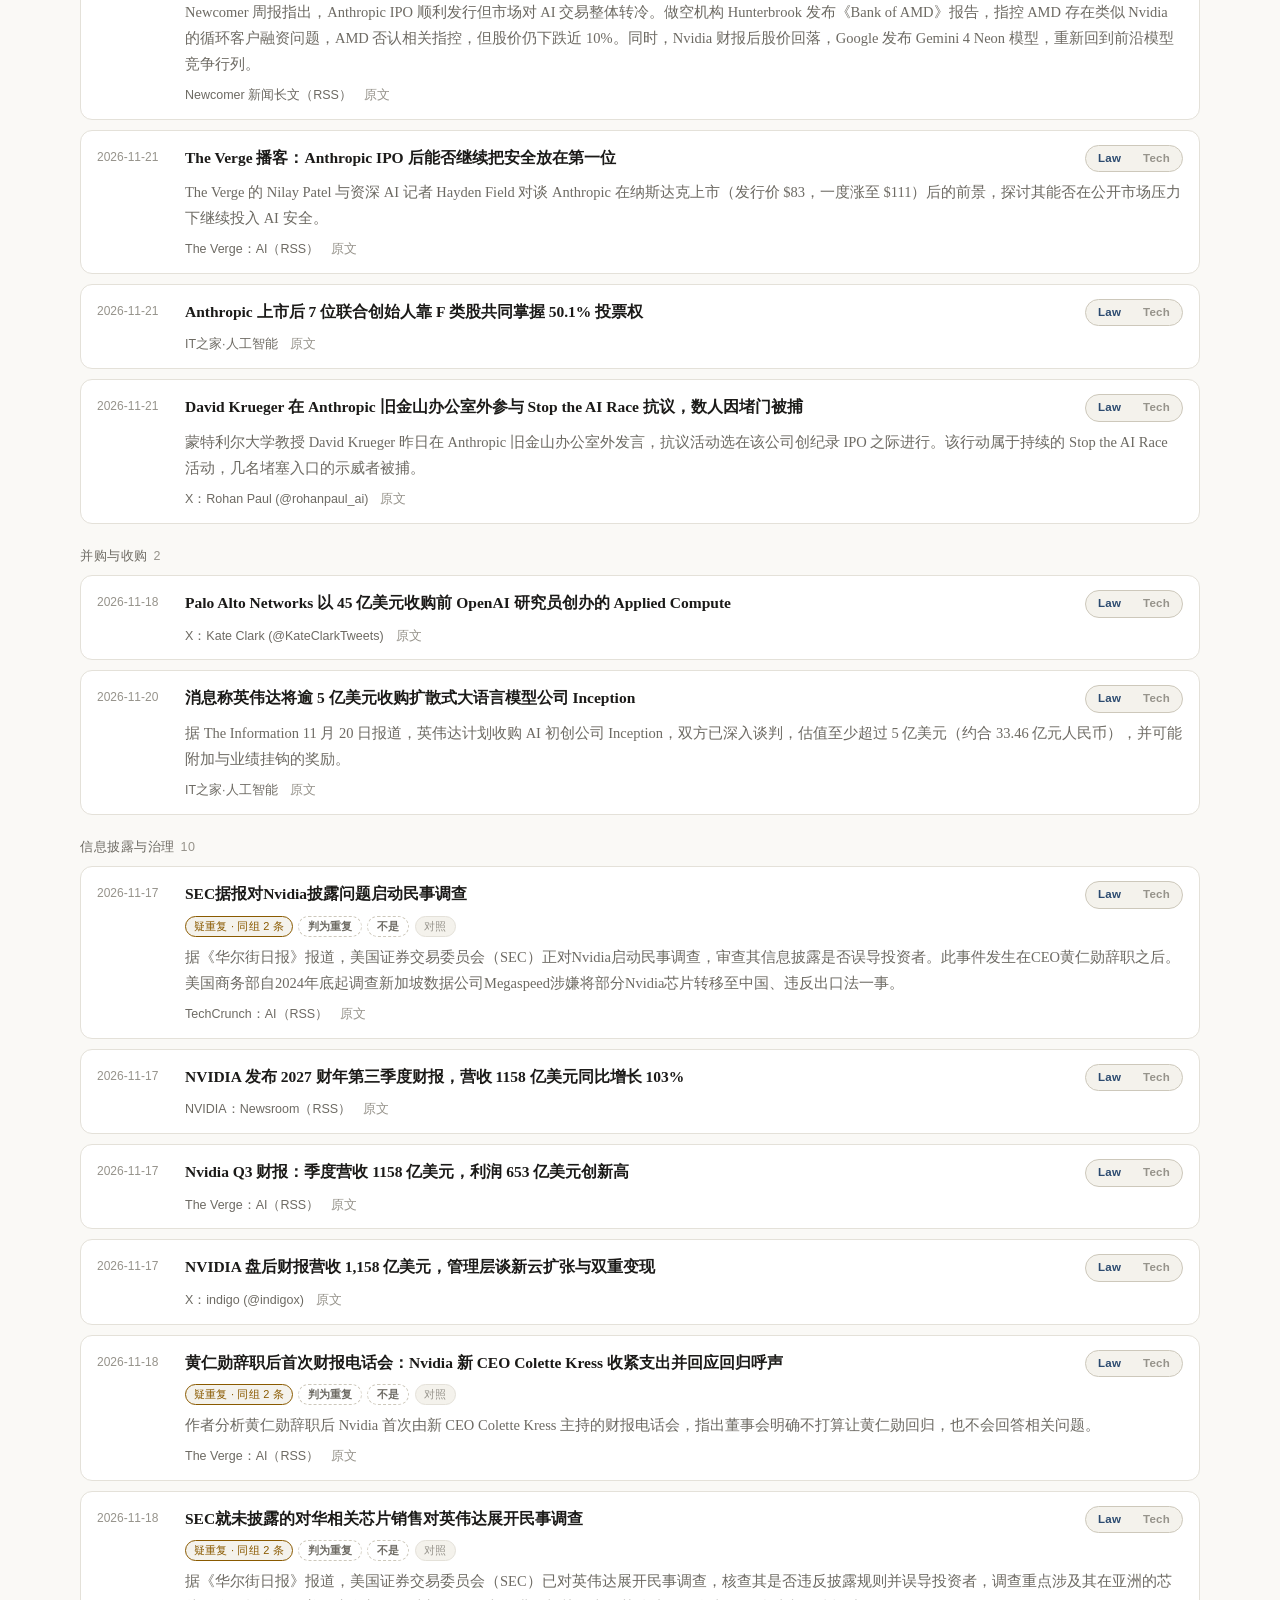
<file: weekly.html>
<!DOCTYPE html>
<html lang="zh-CN">
<head>
  <meta charset="utf-8">
  <meta name="viewport" content="width=device-width, initial-scale=1">
  <title>本周 AI+法律动态 · Weekly AI+Law Brief</title>
  <meta name="description" content="《法理学》课程每周 AI 与法律动态：按制度主题与事件类型整理，每条注明日期与出处，可逐条标注 Law 或 Tech 并直接交回课程维护者。">
  <link rel="icon" href="assets/favicon.svg" type="image/svg+xml">
  <link rel="stylesheet" href="assets/css/site.css">
  <meta property="og:type" content="website">
  <meta property="og:title" content="本周 AI+法律动态">
  <meta property="og:description" content="每周 AI 与法律动态，按制度主题整理，可标注 Law / Tech。">
</head>
<body>
  <a class="skip" href="#brief">跳到正文</a>

  <header class="site-head">
    <div class="wrap">
      <p class="eyebrow">Jurisprudence · Weekly Brief</p>
      <h1>本周 AI+法律动态</h1>
      <p class="week-line" id="week-line"></p>
      <dl class="stats" id="stats"></dl>
      <p class="view-switch" id="view-switch">
        <span class="label">浏览</span>
        <button type="button" data-view="topic" aria-pressed="true">按主题</button>
        <button type="button" data-view="subject" aria-pressed="false">按主体</button>
        <button type="button" data-view="series" aria-pressed="false">按系列</button>
      </p>
      <p class="head-link">
        配套页面：<a href="index.html">课程地图</a> ·
        <a href="references.html">文献库</a> ·
        <a id="wiki-link" href="#">Wiki 原文</a>
      </p>
    </div>
  </header>

  <div class="toolbar">
    <div class="wrap">
      <div class="field">
        <input id="q" type="search" placeholder="搜索标题、正文或来源…"
               autocomplete="off" spellcheck="false" aria-label="搜索本周条目">
        <kbd>/</kbd>
      </div>
      <div class="chips" id="topic-filter" role="group" aria-label="按主题筛选"></div>
      <p class="count" id="count"></p>
    </div>
  </div>

  <main id="brief" class="wrap">
    <noscript>
      <p class="empty">
        本页需要启用 JavaScript 才能按主题浏览与标记。全文请见
        <a href="https://github.com/acaGPT/Jurisprudence/wiki/Weekly-AI%2BLaw-Brief">课程 Wiki</a>。
      </p>
    </noscript>

    <section class="wk-overview" id="overview" aria-label="本周概览"></section>
    <p class="mark-note" id="mark-note" hidden></p>
    <div id="topics"></div>
  </main>

  <footer class="site-foot">
    <div class="wrap">
      <p class="source" id="provenance"></p>
      <p class="source">
        标为 Tech 的意思是「这条更像技术动态，不该占法律新闻的位置」。改标与「是 / 不是」
        的判定会即时记录：用课程仓库的 <code>tools/serve-weekly.py</code> 在本地打开时
        直接写入 <code>feedback/&lt;周次&gt;.jsonl</code>，下次周更自动读入，不需要交回；
        线上页面没有写盘能力，记录存在这台设备的浏览器里，并在正文上方给一次交回入口。
      </p>
      <p class="rights">
        © 2026 iLINGBIN. 保留所有权利。未获书面许可，不得以复制、改写、汇编、翻译、
        上传网络或商业性使用等方式利用；课堂内为教学目的之讲授、投影、复印属许可范围。
      </p>
    </div>
  </footer>

  <script src="assets/js/feedback.js"></script>
  <script src="assets/js/weekly.js"></script>
</body>
</html>
</file>
<file: assets/css/site.css>
/* 《法理学》课程地图 —— 站点样式
   用途：课程地图页的全部视觉与响应式规则，含深浅色两套变量。
   用法：由 index.html 引入；主题由 app.js 写入 <html data-theme>。
*/

:root {
  --bg: #faf9f6;
  --surface: #ffffff;
  --surface-2: #f4f2ec;
  --text: #1b1a18;
  --muted: #6d6a63;
  --faint: #96938b;
  --line: #e4e1d9;
  --line-strong: #cdc8bb;
  --accent: #2b4a6f;
  --accent-soft: #eaeff6;
  --ok: #2f6b4f;
  --ok-soft: #e8f2ec;
  --mark: #fbe9a8;
  --radius: 12px;
  --radius-sm: 7px;
  --serif: "Songti SC", "Source Han Serif SC", "Noto Serif SC", Georgia, serif;
  --sans: -apple-system, BlinkMacSystemFont, "PingFang SC", "Hiragino Sans GB",
    "Microsoft YaHei", "Helvetica Neue", Arial, sans-serif;
}

html[data-theme="dark"] {
  --bg: #15171a;
  --surface: #1c1f23;
  --surface-2: #23272c;
  --text: #e9e7e2;
  --muted: #9d9a92;
  --faint: #78756e;
  --line: #2c3035;
  --line-strong: #3d434a;
  --accent: #9dc0e6;
  --accent-soft: #1e2937;
  --ok: #7fc9a0;
  --ok-soft: #1a2a22;
  --mark: #5b4a1c;
}

* { box-sizing: border-box; }

body {
  margin: 0;
  background: var(--bg);
  color: var(--text);
  font: 400 16px/1.7 var(--serif);
  -webkit-font-smoothing: antialiased;
  text-rendering: optimizeLegibility;
}

a { color: var(--accent); text-decoration: none; }
a:hover { text-decoration: underline; text-underline-offset: 3px; }

.wrap { width: min(1120px, 100% - 48px); margin-inline: auto; }

.skip {
  position: absolute; left: -9999px; top: 0; background: var(--surface);
  padding: 10px 16px; border-radius: var(--radius-sm); z-index: 100;
}
.skip:focus { left: 16px; top: 16px; }

/* ---------- 页头 ---------- */

.site-head { padding: 56px 0 32px; }
.eyebrow {
  margin: 0 0 10px; font: 500 12px/1 var(--sans); letter-spacing: .14em;
  text-transform: uppercase; color: var(--faint);
}
.site-head h1 {
  margin: 0 0 14px; font-size: clamp(28px, 4vw, 40px); font-weight: 500;
  letter-spacing: .01em; line-height: 1.25;
}
.lede {
  margin: 0; max-width: 62ch; color: var(--muted);
  font-size: clamp(15px, 1.6vw, 17px);
}

.stats {
  display: flex; flex-wrap: wrap; gap: 10px 28px; margin: 28px 0 0;
  padding: 18px 0 0; border-top: 1px solid var(--line);
}
.stats div { display: flex; align-items: baseline; gap: 7px; }
.stats dt {
  font: 400 13px/1.4 var(--sans); color: var(--muted); order: 2;
}
.stats dd {
  margin: 0; order: 1; font: 500 20px/1.2 var(--sans);
  font-variant-numeric: tabular-nums;
}

/* ---------- 工具栏 ---------- */

.toolbar {
  position: sticky; top: 0; z-index: 20; background: var(--bg);
  border-top: 1px solid var(--line); border-bottom: 1px solid var(--line);
}
.toolbar .wrap {
  display: flex; align-items: center; gap: 12px 18px; flex-wrap: wrap;
  padding: 12px 0;
}

.field { position: relative; flex: 1 1 260px; min-width: 220px; }
.field input {
  width: 100%; padding: 9px 38px 9px 13px; border-radius: var(--radius-sm);
  border: 1px solid var(--line-strong); background: var(--surface);
  color: var(--text); font: 400 14px/1.4 var(--sans);
}
.field input:focus {
  outline: 2px solid var(--accent); outline-offset: 1px; border-color: transparent;
}
.field kbd {
  position: absolute; right: 10px; top: 50%; transform: translateY(-50%);
  font: 400 11px/1 var(--sans); color: var(--faint);
  border: 1px solid var(--line); border-radius: 4px; padding: 3px 5px;
}

.chips { display: flex; flex-wrap: wrap; gap: 5px; }
.chips button {
  font: 400 13px/1.3 var(--sans); color: var(--muted); cursor: pointer;
  background: transparent; border: 1px solid transparent; border-radius: 999px;
  padding: 6px 11px;
}
.chips button:hover { background: var(--surface-2); color: var(--text); }
.chips button[aria-pressed="true"] {
  background: var(--accent-soft); color: var(--accent);
  border-color: var(--accent); font-weight: 500;
}
.chips .num {
  display: inline-block; margin-left: 5px; font-size: 11px; color: var(--faint);
  font-variant-numeric: tabular-nums;
}
.chips button[aria-pressed="true"] .num { color: inherit; opacity: .7; }

/* 主题 chip 收成一行后，一行放不下的收进这个按钮；点开即露出全部主题 */
.chips button.more {
  color: var(--accent); border-color: var(--line-strong); border-style: dashed;
}
.chips button.more:hover { background: var(--accent-soft); color: var(--accent); }

.actions { display: flex; gap: 5px; margin-left: auto; }
button.plain {
  font: 400 13px/1.3 var(--sans); color: var(--muted); cursor: pointer;
  background: transparent; border: 1px solid var(--line-strong);
  border-radius: var(--radius-sm); padding: 6px 11px;
}
button.plain:hover { background: var(--surface-2); color: var(--text); }
button.plain[aria-pressed="true"] {
  background: var(--accent-soft); color: var(--accent); border-color: var(--accent);
}

.count {
  flex: 1 1 100%; margin: 0; font: 400 13px/1.4 var(--sans); color: var(--muted);
  font-variant-numeric: tabular-nums;
}

/* ---------- 单元与卡片 ---------- */

main { padding: 36px 0 72px; }

.unit { margin-bottom: 52px; scroll-margin-top: 128px; }
.unit[hidden] { display: none; }

.unit-head {
  display: flex; align-items: baseline; gap: 12px; flex-wrap: wrap;
  padding-bottom: 12px; margin-bottom: 22px; border-bottom: 1px solid var(--line);
}
.unit-num {
  font: 500 12px/1 var(--sans); letter-spacing: .06em; color: var(--accent);
  background: var(--accent-soft); padding: 5px 9px; border-radius: 6px;
  white-space: nowrap;
}
.unit-head h2 {
  margin: 0; font-size: clamp(19px, 2.2vw, 23px); font-weight: 500;
}
.unit-en {
  font: 400 13px/1.4 var(--sans); color: var(--faint); margin-left: auto;
}

.cards {
  display: grid; gap: 16px;
  grid-template-columns: repeat(auto-fill, minmax(316px, 1fr));
}

.card {
  display: flex; flex-direction: column; gap: 10px;
  background: var(--surface); border: 1px solid var(--line);
  border-radius: var(--radius); padding: 18px;
  transition: border-color .15s ease;
}
.card:hover { border-color: var(--line-strong); }
.card[hidden] { display: none; }

.card-top { display: flex; align-items: center; gap: 8px; }
.code {
  font: 500 12px/1 var(--sans); letter-spacing: .04em; color: var(--muted);
  background: var(--surface-2); padding: 5px 8px; border-radius: 6px;
}
.badge {
  font: 400 12px/1 var(--sans); padding: 5px 9px; border-radius: 999px;
  margin-left: auto; white-space: nowrap;
}
.badge.has { color: var(--ok); background: var(--ok-soft); }
.badge.todo { color: var(--faint); border: 1px dashed var(--line-strong); }

.card h3 { margin: 0; font-size: 17px; font-weight: 500; line-height: 1.45; }
.card h3 a { color: var(--text); }
.card h3 a:hover { color: var(--accent); }
.card .en-title {
  margin: -4px 0 0; font: 400 13px/1.5 var(--sans); color: var(--faint);
}

.desc { margin: 0; font-size: 14.5px; line-height: 1.75; color: var(--muted); }
.desc.clamp {
  display: -webkit-box; -webkit-line-clamp: 4; -webkit-box-orient: vertical;
  overflow: hidden;
}

details.en { margin: 0; }
details.en summary {
  cursor: pointer; font: 400 12px/1.4 var(--sans); color: var(--faint);
  list-style: none; user-select: none;
}
details.en summary::-webkit-details-marker { display: none; }
details.en summary::before { content: "▸ "; }
details.en[open] summary::before { content: "▾ "; }
details.en p {
  margin: 8px 0 0; font-size: 13.5px; line-height: 1.7; color: var(--faint);
}

.card-foot {
  display: flex; align-items: center; gap: 14px; flex-wrap: wrap;
  margin-top: auto; padding-top: 12px; border-top: 1px solid var(--line);
  font: 400 12.5px/1.4 var(--sans); color: var(--faint);
}
.card-foot .go { margin-left: auto; color: var(--accent); white-space: nowrap; }

mark { background: var(--mark); color: inherit; border-radius: 2px; }

.empty {
  padding: 56px 0; text-align: center; color: var(--muted);
  font: 400 15px/1.7 var(--sans);
}

/* ---------- 文献库（references.html） ---------- */

.head-link {
  margin: 16px 0 0; font: 400 14px/1.6 var(--sans); color: var(--muted);
}

.sort {
  display: inline-flex; align-items: center; gap: 7px;
  font: 400 13px/1.3 var(--sans); color: var(--muted);
}
.sort select {
  font: 400 13px/1.3 var(--sans); color: var(--text); cursor: pointer;
  background: var(--surface); border: 1px solid var(--line-strong);
  border-radius: var(--radius-sm); padding: 6px 8px;
}
.sort select:focus {
  outline: 2px solid var(--accent); outline-offset: 1px; border-color: transparent;
}

.ref-group { margin-bottom: 44px; scroll-margin-top: 128px; }
.ref-list {
  list-style: none; margin: 0; padding: 0;
  display: grid; gap: 10px;
}

.ref-item {
  display: flex; gap: 14px; align-items: flex-start;
  background: var(--surface); border: 1px solid var(--line);
  border-radius: var(--radius); padding: 14px 16px;
  transition: border-color .15s ease;
}
.ref-item:hover { border-color: var(--line-strong); }

.ref-side {
  display: flex; align-items: center; gap: 8px; flex-shrink: 0;
  min-width: 118px; flex-wrap: wrap;
}
.ref-avatar {
  width: 34px; height: 34px; border-radius: 50%;
  border: 1px solid var(--line); object-fit: cover; background: var(--surface-2);
}

.kind {
  font: 400 11.5px/1 var(--sans); padding: 5px 8px; border-radius: 999px;
  white-space: nowrap;
}
.kind-classic { color: var(--accent); background: var(--accent-soft); }
.kind-further { color: var(--muted); background: var(--surface-2); }
.kind-en {
  display: none; font: 400 11px/1 var(--sans); color: var(--faint);
}
.ref-side:hover .kind-en { display: inline; }

.ref-main { flex: 1; min-width: 0; }
.ref-title { margin: 0; font-size: 15.5px; line-height: 1.65; }
.ref-meta {
  font: 400 13.5px/1.6 var(--sans); color: var(--muted); margin-right: 6px;
}
.ref-meta .year { font-variant-numeric: tabular-nums; color: var(--text); }
.warn {
  font: 400 11.5px/1 var(--sans); color: var(--faint);
  border: 1px dashed var(--line-strong); border-radius: 999px; padding: 4px 8px;
}

.ref-foot {
  display: flex; align-items: center; gap: 10px; flex-wrap: wrap;
  margin: 6px 0 0; font: 400 12.5px/1.4 var(--sans); color: var(--faint);
}
.channel { color: var(--accent); }
.access-kind::before { content: "· "; }

/* 跨章共引标记：同一著作在多章出现，拼阅读清单时可据此去重 */
.dup {
  font: 400 11.5px/1 var(--sans); padding: 4px 8px; border-radius: 999px;
  color: var(--text); background: var(--surface-2); border: 1px solid var(--line);
  white-space: nowrap;
}

/* 单条引注复制：APA / MLA */
.cite { display: inline-flex; gap: 6px; margin-left: auto; }
.cite button {
  font: 400 11.5px/1 var(--sans); padding: 4px 8px; border-radius: 6px;
  color: var(--muted); background: transparent; border: 1px solid var(--line);
  cursor: pointer; transition: color .15s ease, border-color .15s ease;
}
.cite button:hover { color: var(--accent); border-color: var(--line-strong); }

/* 长尾渠道的展开开关：与筛选 chip 同排，虚线边框区别于可筛选项 */
.tail-toggle {
  font: 400 12px/1 var(--sans); padding: 5px 10px; border-radius: 999px;
  color: var(--muted); background: var(--surface-2);
  border: 1px dashed var(--line-strong); cursor: pointer;
}
.tail-toggle:hover { color: var(--accent); }

/* 文献库的章分组头复用 .unit-head，其内 h2 略小 */
.ref-group .unit-head h2 { font-size: clamp(17px, 2vw, 20px); }

/* ---------- 周报（weekly.html） ---------- */

/* 人工标记用的琥珀色。与 --ok 一样成对出现：文字色 + 极浅底色，
   两套主题各给一份，避免深色下浅底刺眼。 */
:root {
  --warn: #8a5a00;
  --warn-soft: #fbf0d9;
}
html[data-theme="dark"] {
  --warn: #e8bd72;
  --warn-soft: #33280f;
}

.week-line {
  margin: 10px 0 0; font: 400 14px/1.6 var(--sans); color: var(--muted);
  font-variant-numeric: tabular-nums;
}

.wk-overview {
  background: var(--surface); border: 1px solid var(--line);
  border-radius: var(--radius); padding: 22px 26px; margin: 0 0 40px;
}
.wk-overview[hidden] { display: none; }
/* 三个视图各一段摘要，段落样式完全一致，只有标题不同。 */
.wk-overview h2 {
  margin: 0 0 12px; font: 700 13px/1 var(--sans);
  letter-spacing: .08em; color: var(--faint);
}
.wk-overview p {
  margin: 0 0 15px; font-size: 15.5px; line-height: 1.9; color: var(--text);
}
.wk-overview p:last-child { margin-bottom: 0; }
/* 主体与系列摘要一段一个对象：名字当段首标签，正文接着讲事实。 */
.wk-digest-name {
  font-weight: 700; color: var(--text); margin-right: .55em;
}
.wk-overview-toggle { margin: 0 0 28px; }

.topic { margin-bottom: 46px; scroll-margin-top: 132px; }
.topic[hidden] { display: none; }
.topic-head {
  display: flex; align-items: baseline; gap: 10px; flex-wrap: wrap;
  border-bottom: 1px solid var(--line); padding-bottom: 9px; margin-bottom: 4px;
}
.topic-head h2 { margin: 0; font-size: clamp(18px, 2.2vw, 21px); }
.topic-count {
  font: 400 12px/1 var(--sans); color: var(--faint);
  font-variant-numeric: tabular-nums;
}

.type-head {
  font: 500 12.5px/1.4 var(--sans); color: var(--muted);
  letter-spacing: .04em; margin: 24px 0 10px;
}
.type-head[hidden] { display: none; }
.type-head .num {
  color: var(--faint); font-variant-numeric: tabular-nums; margin-left: 6px;
}

/* grid 的隐式列默认按 min-content 撑开：标题里一个长串（拉丁专名、连写的
   型号）就能把整列顶出屏幕。minmax(0, 1fr) 把轨道锁在容器宽度内，长串交给
   下面的 overflow-wrap 断行。 */
.wk-list {
  list-style: none; margin: 0; padding: 0;
  display: grid; grid-template-columns: minmax(0, 1fr); gap: 10px;
}

.wk {
  position: relative; display: grid; gap: 7px; min-width: 0;
  background: var(--surface); border: 1px solid var(--line);
  border-radius: var(--radius); padding: 14px 16px;
  transition: border-color .15s ease, box-shadow .15s ease;
}
.wk:hover { border-color: var(--line-strong); }
.wk[hidden] { display: none; }
/* 只有人工改判为 Tech 的条目挂左侧竖条：Law 是默认值，278 条全挂等于没挂 */
.wk[data-mark="tech"] { border-left: 3px solid var(--warn); }

.wk-top { display: flex; align-items: flex-start; gap: 12px; }
.wk-when {
  flex-shrink: 0; min-width: 76px; padding-top: 3px;
  font: 400 12px/1.5 var(--sans); color: var(--faint);
  font-variant-numeric: tabular-nums; white-space: nowrap;
}
.wk-title {
  margin: 0; flex: 1; min-width: 0;
  font-size: 15.5px; line-height: 1.62; font-weight: 600;
  overflow-wrap: anywhere;
}

/* Law / Tech：两个标签并列，默认落在 Law 上，没有第三种状态。
   Law 是默认值，只用强调色标出、不填底——不然每条都挂一个色块，页面就花了；
   Tech 是人工作出的判断，填实、加底，卡片另挂琥珀竖条，翻到底也认得出。 */
.wk-mark {
  display: inline-flex; flex-shrink: 0; overflow: hidden;
  border: 1px solid var(--line-strong); border-radius: 999px;
  background: var(--surface-2); padding: 2px; gap: 2px;
}
.wk-mark button {
  font: 700 11.5px/1 var(--sans); letter-spacing: .02em;
  padding: 5px 10px; border: 0; border-radius: 999px;
  background: transparent; color: var(--faint); cursor: pointer;
  transition: color .15s ease, background .15s ease;
}
.wk-mark button:hover { color: var(--text); }
.wk-mark button:focus-visible {
  outline: 2px solid var(--accent); outline-offset: 1px;
}
.wk[data-mark="law"] .wk-mark button[data-label="law"] { color: var(--accent); }
.wk[data-mark="tech"] .wk-mark button[data-label="tech"] {
  color: var(--warn); background: var(--warn-soft);
}

.wk-stages {
  list-style: none; margin: 0; padding: 0 0 0 88px;
  display: grid; gap: 4px;
}
.wk-stage {
  font: 400 13.5px/1.7 var(--sans); color: var(--muted);
}
.wk-stage .d {
  color: var(--faint); font-variant-numeric: tabular-nums; margin-right: 6px;
}
.wk-stage .s { color: var(--text); margin-right: 6px; }
.wk-carried {
  font: 400 12.5px/1.7 var(--sans); color: var(--faint);
  padding: 0 0 0 88px; margin: 0;
}
.wk-fact {
  margin: 0; padding: 0 0 0 88px;
  font-size: 14.5px; line-height: 1.8; color: var(--muted);
}
.wk-foot {
  margin: 2px 0 0; padding: 0 0 0 88px;
  display: flex; align-items: center; gap: 12px; flex-wrap: wrap;
  font: 400 12.5px/1.5 var(--sans); color: var(--faint);
}
.wk-src { color: var(--muted); }
.wk-foot a { color: var(--faint); }
.wk-foot a:hover { color: var(--accent); }

/* 标记提示：只说这次改标了几条。导出与清空都不在页面上了，工具栏只剩搜索与主题 */
.mark-note {
  font: 400 12.5px/1.7 var(--sans); color: var(--muted);
  background: var(--surface-2); border: 1px dashed var(--line-strong);
  border-radius: var(--radius-sm); padding: 12px 14px; margin: 0 0 32px;
}
.mark-note strong { color: var(--text); font-weight: 600; }
.mark-note[hidden] { display: none; }
/* 交回入口做成行内的下划线链接，不做按钮：它是标记动作的收尾，
   不是第二套面板。 */
.mark-note a.submit {
  margin-left: 4px; font-weight: 700; color: var(--accent);
  text-decoration: none; border-bottom: 1px solid currentColor;
  cursor: pointer;
}
.mark-note a.submit:hover { color: var(--text); border-bottom-color: var(--text); }
.mark-note a.submit:focus-visible { outline: 2px solid var(--accent); outline-offset: 3px; }
.mark-note code {
  font: 400 11.5px/1 ui-monospace, SFMono-Regular, Menlo, monospace;
  padding: 1px 4px; border-radius: 4px; background: var(--surface-2);
}
.mark-note .warn { color: var(--warn); }

/* ---------- 按主体看：视图切换、主体卡、初审徽标 ---------- */

/* 两个视图的按钮，跟 stats 排在一处。不做成 chip——chip 是筛选，这里是换看法 */
.view-switch {
  display: flex; align-items: center; gap: 6px; flex-wrap: wrap; margin: 14px 0 0;
}
.view-switch .label {
  font: 400 12px/1 var(--sans); color: var(--faint); letter-spacing: .04em;
  margin-right: 2px;
}
.view-switch button {
  font: 500 12px/1 var(--sans); padding: 6px 12px; border-radius: 999px;
  color: var(--muted); background: transparent; border: 1px solid var(--line);
  cursor: pointer; transition: color .15s ease, border-color .15s ease;
}
.view-switch button:hover { color: var(--text); border-color: var(--line-strong); }
.view-switch button[aria-pressed="true"] {
  color: var(--accent); border-color: var(--accent);
  background: var(--accent-soft);
}
.view-switch button:focus-visible { outline: 2px solid var(--accent); outline-offset: 2px; }

/* 按主体看时收起主题摘要：主题摘要按制度主题串，和「一家公司这一周走到哪一步」
   不是一套读法；留着它，主体卡要滚过五段才露头。主体摘要与系列摘要各自留着。 */
body[data-view="subject"] #overview { display: none; }
/* 按系列看同理：系列自己的摘要替代主题摘要 */
body[data-view="series"] #overview { display: none; }

.subject .topic-head { margin-bottom: 2px; }
/* 从主题视图点徽标跳过来时，闪一下边，让人知道落在哪 */
.subject[data-flash="1"] .topic-head { animation: wk-flash 1.5s ease-out; }
@keyframes wk-flash {
  0% { background: var(--accent-soft); }
  100% { background: transparent; }
}

/* 初审徽标：挂在条目正文与标题之间。疑重复可点（跳到主体视图对照），
   待复核与连锁只提示——它们没有可以带人去的落点。 */
.wk-tags { display: flex; gap: 6px; flex-wrap: wrap; padding-left: 88px; }
.wk-tag {
  font: 500 11px/1 var(--sans); letter-spacing: .02em;
  padding: 4px 8px; border-radius: 999px;
  color: var(--faint); background: var(--surface-2);
  border: 1px solid var(--line); white-space: nowrap;
}
button.wk-tag { cursor: pointer; }
button.wk-tag:hover { color: var(--text); border-color: var(--line-strong); }
button.wk-tag:focus-visible { outline: 2px solid var(--accent); outline-offset: 2px; }
.wk-tag[data-kind="dup"] { color: var(--warn); border-color: var(--warn); }
.wk-tag[data-kind="chain"] { color: var(--accent); border-color: var(--accent); }

/* 关系判定：判定针对「这一组条目」，不落在某一条上，所以按钮跟着徽标排在同一行。
   虚线边框表示还能改，点过之后变实线并写「已判…」，右边留一个撤销。 */
.wk-rel { display: inline-flex; align-items: center; gap: 5px; flex-wrap: wrap; }
.wk-verdict {
  font: 600 11px/1 var(--sans); padding: 4px 9px; border-radius: 999px;
  color: var(--muted); background: transparent; border: 1px dashed var(--line-strong);
  cursor: pointer; white-space: nowrap;
}
.wk-verdict:hover { color: var(--accent); border-color: var(--accent); background: var(--accent-soft); }
.wk-verdict:focus-visible { outline: 2px solid var(--accent); outline-offset: 2px; }
.wk-verdict.done {
  border-style: solid; border-color: var(--accent); color: var(--accent);
  background: var(--accent-soft); cursor: default;
}
.wk-verdict.undo { border-style: solid; border-color: var(--line); color: var(--faint); }

/* ---------- 按系列看：一条系列一张卡，卡内是时间轴 ---------- */

.series-evidence {
  display: flex; align-items: center; gap: 10px; flex-wrap: wrap;
  margin: 8px 0 16px; font: 400 12px/1.7 var(--sans); color: var(--muted);
}
.wk-series {
  list-style: none; margin: 0; padding: 0 0 0 22px; position: relative;
}
/* 竖线从第一个节点连到最后一个：不连到卡底，避免尾巴悬空 */
.wk-series::before {
  content: ''; position: absolute; left: 5px; top: 22px; bottom: 22px;
  width: 1px; background: var(--line-strong);
}
.series-node { position: relative; padding-bottom: 12px; }
.series-node:last-child { padding-bottom: 0; }
.series-node::before {
  content: ''; position: absolute; left: -21px; top: 22px; width: 7px; height: 7px;
  border-radius: 50%; background: var(--accent);
  box-shadow: 0 0 0 3px var(--surface);
}
.series-extra {
  margin: 6px 0 0; font: 400 11.5px/1.6 var(--sans); color: var(--faint);
}

/* 交回视图：从 issue 里的链接打开时，被改标的条目描一圈，方便逐条核对 */
.wk[data-imported="1"] { box-shadow: 0 0 0 2px var(--accent-soft), 0 0 0 3px var(--accent); }
.wk-mark button:disabled { cursor: default; opacity: 1; }

@media (max-width: 720px) {
  /* 窄屏上 Law/Tech 两个标签会把标题挤成四五行——宁可让标签另起一行，
     也别把标题压成竖排的字块 */
  .wk-top { flex-wrap: wrap; }
  .wk-when { order: 1; min-width: 0; padding-top: 0; }
  .wk-title { order: 2; flex: 1 1 100%; }
  .wk-mark { order: 3; }
  .wk-stages, .wk-fact, .wk-foot, .wk-carried, .wk-tags { padding-left: 0; }
  .wk-overview { padding: 18px; }
}

/* ---------- 页脚 ---------- */

.site-foot {
  border-top: 1px solid var(--line); padding: 32px 0 48px;
  background: var(--surface-2);
}
.site-foot p { margin: 0 0 10px; font: 400 13px/1.75 var(--sans); color: var(--muted); }
.site-foot .rights { margin-bottom: 0; color: var(--faint); max-width: 78ch; }

/* ---------- 响应式 ---------- */

@media (max-width: 720px) {
  .wrap { width: min(1120px, 100% - 32px); }
  .site-head { padding: 36px 0 24px; }
  .actions { margin-left: 0; }
  .unit-en { margin-left: 0; flex-basis: 100%; }
  .cards { grid-template-columns: 1fr; }
}

@media (prefers-reduced-motion: reduce) {
  * { transition: none !important; animation: none !important; }
}

@media print {
  .toolbar, .skip, .cite { display: none; }
  .card { break-inside: avoid; }
  .ref-item { break-inside: avoid; }
}

@media (max-width: 720px) {
  .ref-item { flex-direction: column; gap: 8px; }
  .ref-side { min-width: 0; }
}
</file>
